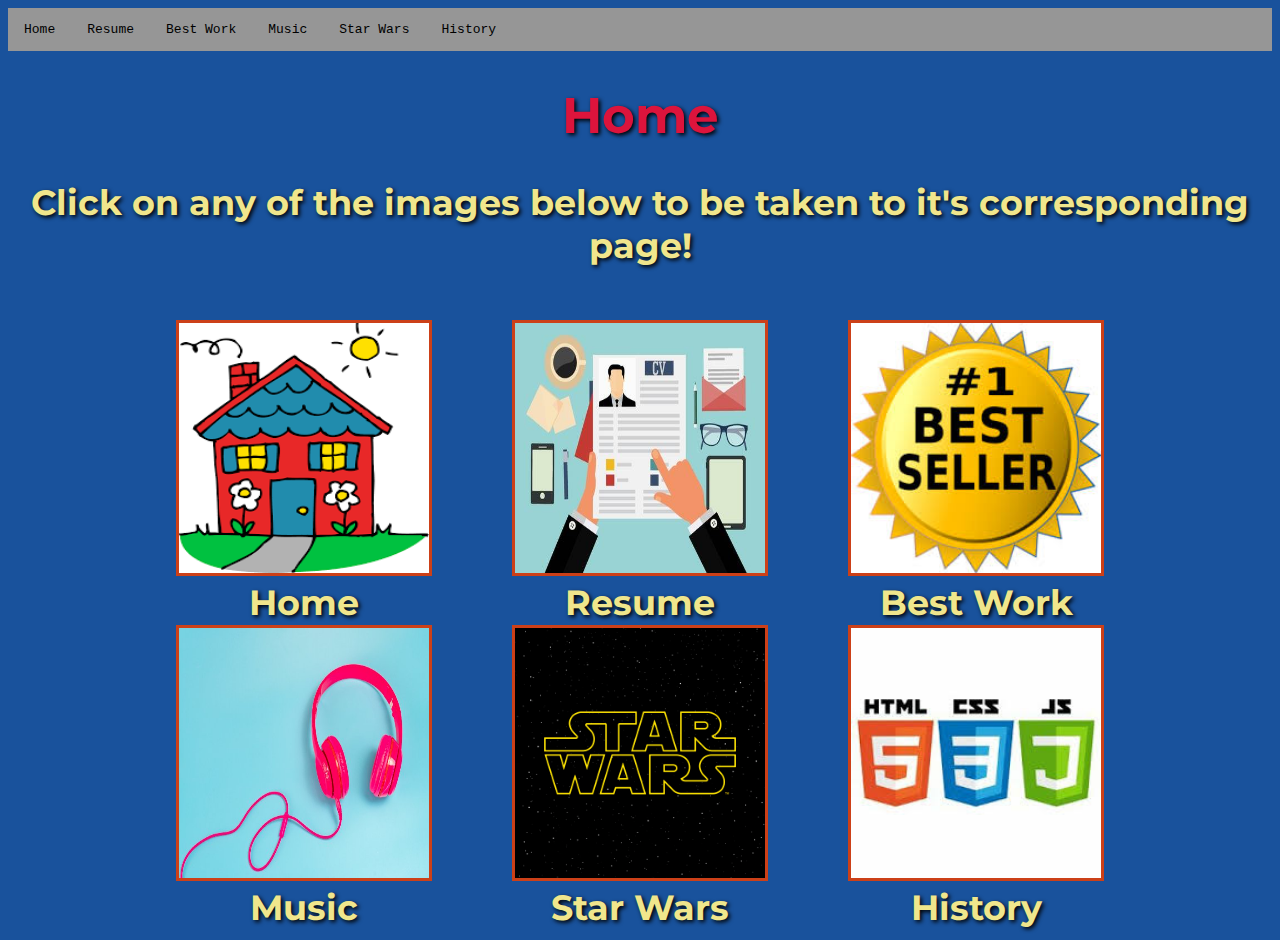
<file: index.html>
<!DOCTYPE html>
<html lang="en" dir="ltr">
  <head>
    <meta charset="utf-8">
    <title>Home</title>
    <link rel="stylesheet" href="css/layout.css">
    <link rel="stylesheet" href="css/nav.css">
    <style>
@import url('https://fonts.googleapis.com/css?family=Montserrat&display=swap');
</style>
  </head>
  <body>
    <ul class="ul-nav">
      <li class="li-nav"><a href="index.html">Home</a></li>
      <li class="li-nav"><a href="resume.html">Resume</a></li>
      <li class="li-nav"><a href="resume.html">Best Work</a></li>
      <li class="li-nav"><a href="music.html">Music</a></li>
      <li class="li-nav"><a href="starwars.html">Star Wars</a></li>
      <li class="li-nav"><a href="history.html">History</a></li>
    </ul>
    <h1>Home</h1>
    <h3 class="subhead">Click on any of the images below to be taken to it's corresponding page!</h3>
    <br>
    <table class="centertable wide">
      <tr>
        <th><a href="index.html"><img class="hubpic" src="images/homeclip.jpg" alt="Home"></a></th>
        <th><a href="resume.html"><img class="hubpic" src="images/resumeclip.jpg" alt="Resume"></a></th>
        <th><a href="resume.html"><img class="hubpic" src="images/bestclip.jpg" alt="Best Work"></a></th>
      </tr>
      <tr>
        <th class="subhead">Home</th>
        <th class="subhead">Resume</th>
        <th class="subhead">Best Work</th>
      </tr>

      <tr>
        <th><a href="music.html"><img class="hubpic" src="images/musicclip.jpg" alt="Music"></a></th>
        <th><a href="starwars.html"><img class="hubpic" src="images/starwarsclip.jpg" alt="Star Wars"></a></th>
        <th><a href="history.html"><img class="hubpic" src="images/historyclip.jpg" alt="History of HTML CSS JAVA"></a></th>
      </tr>
      <tr>
        <th class="subhead">Music</th>
        <th class="subhead">Star Wars</th>
        <th class="subhead">History</th>
      </tr>
    </table>
  </body>
</html>
</file>
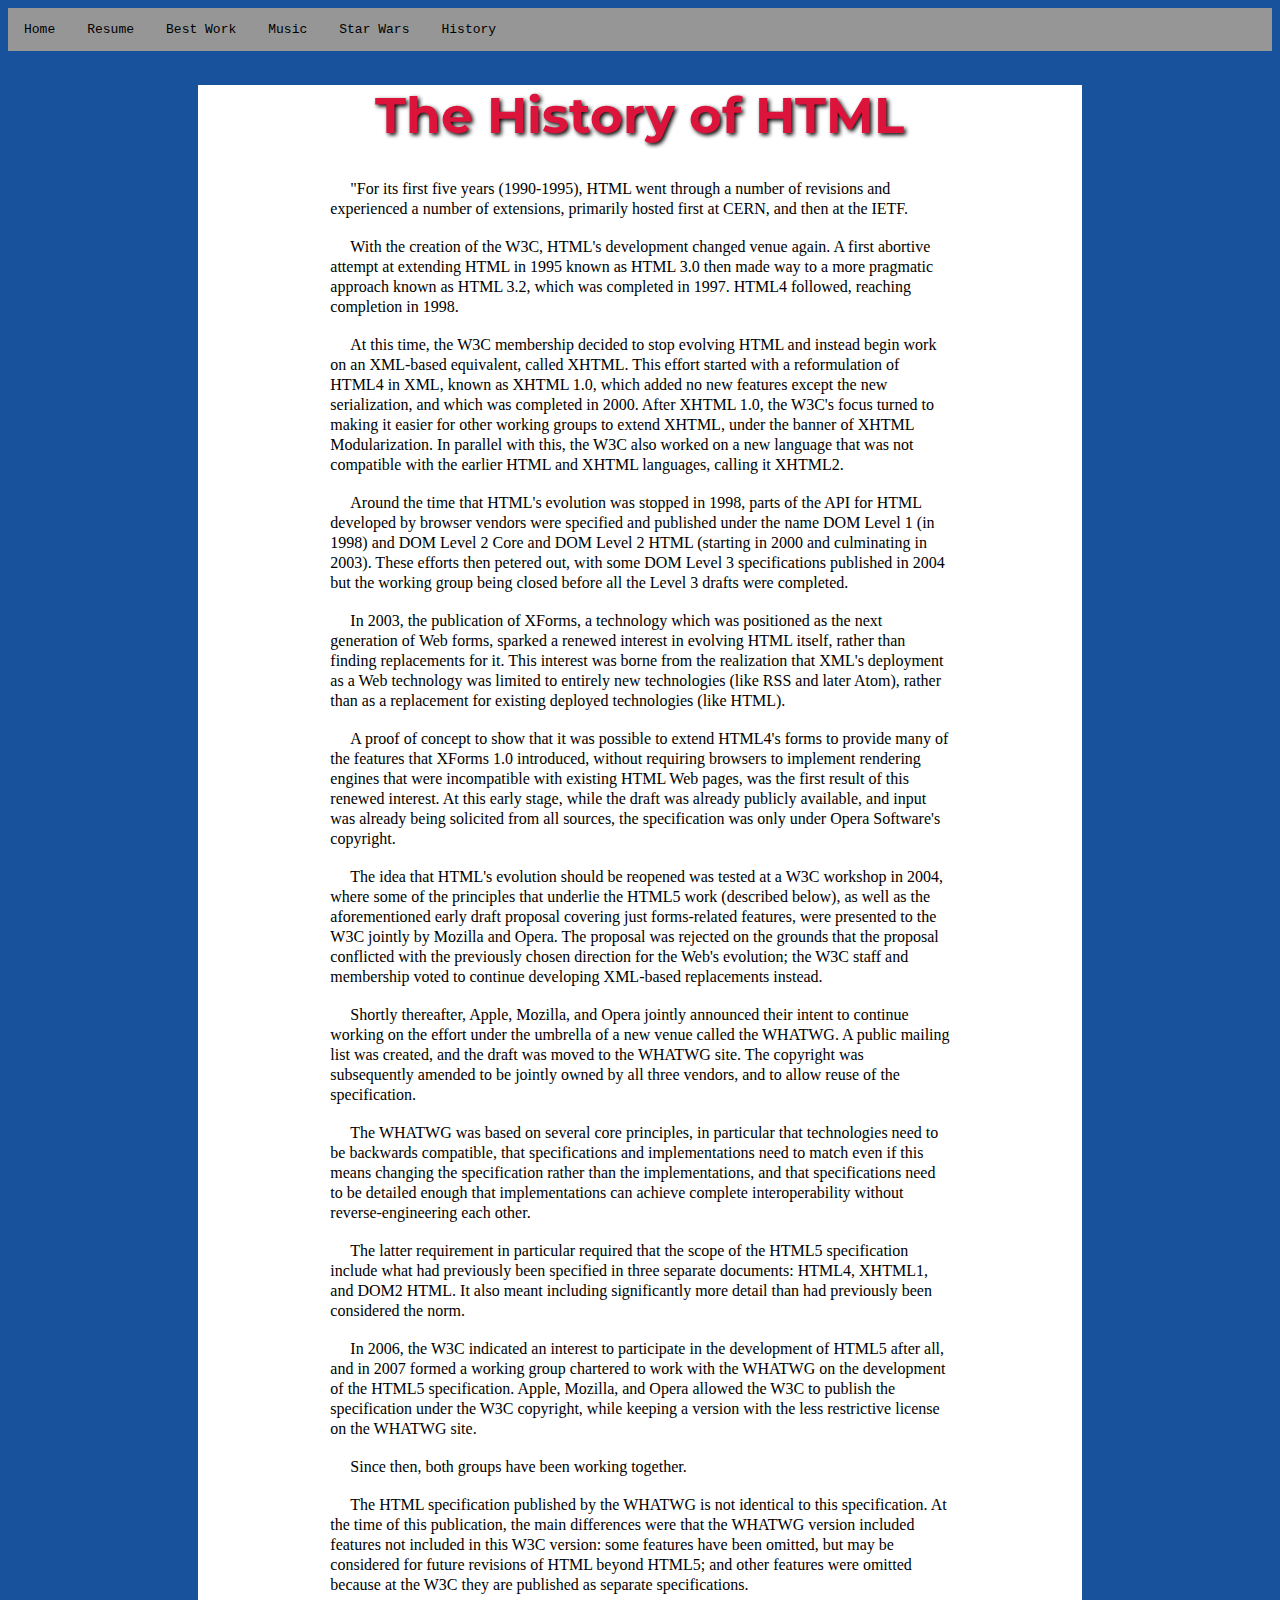
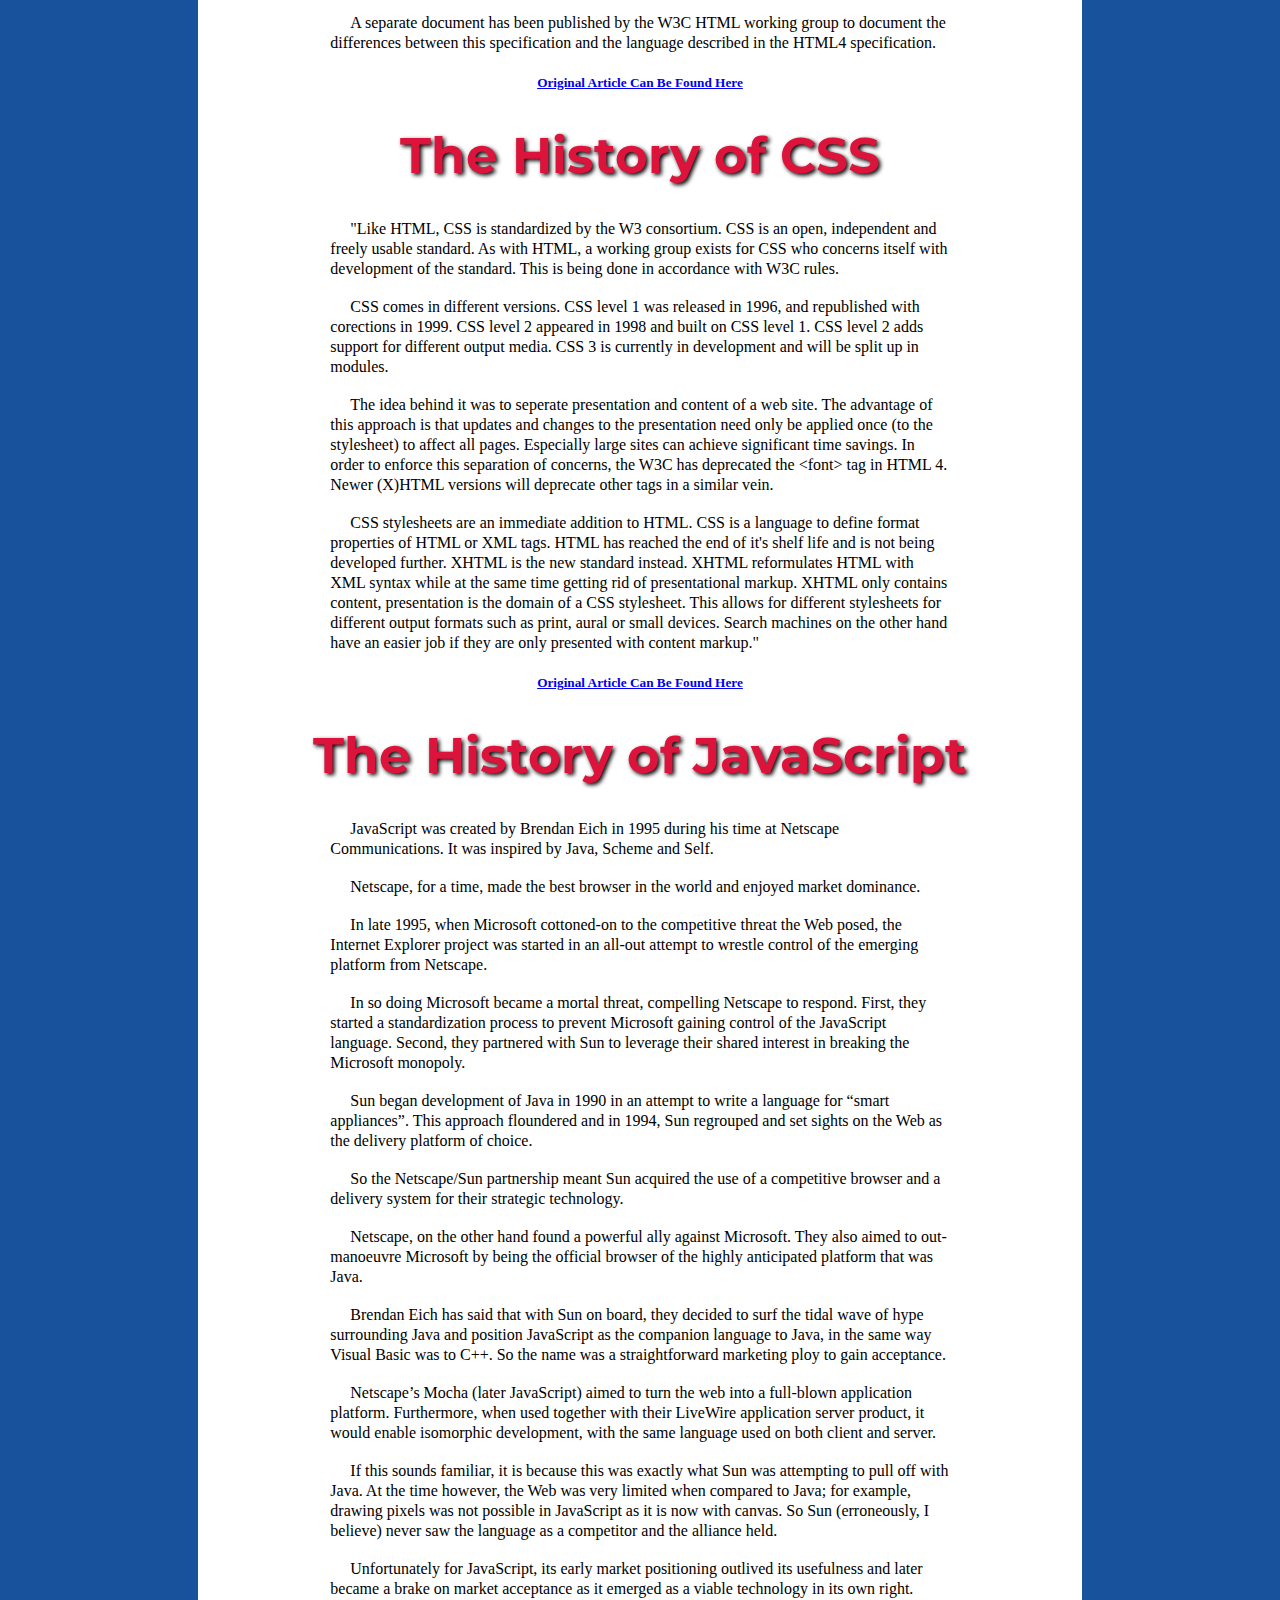
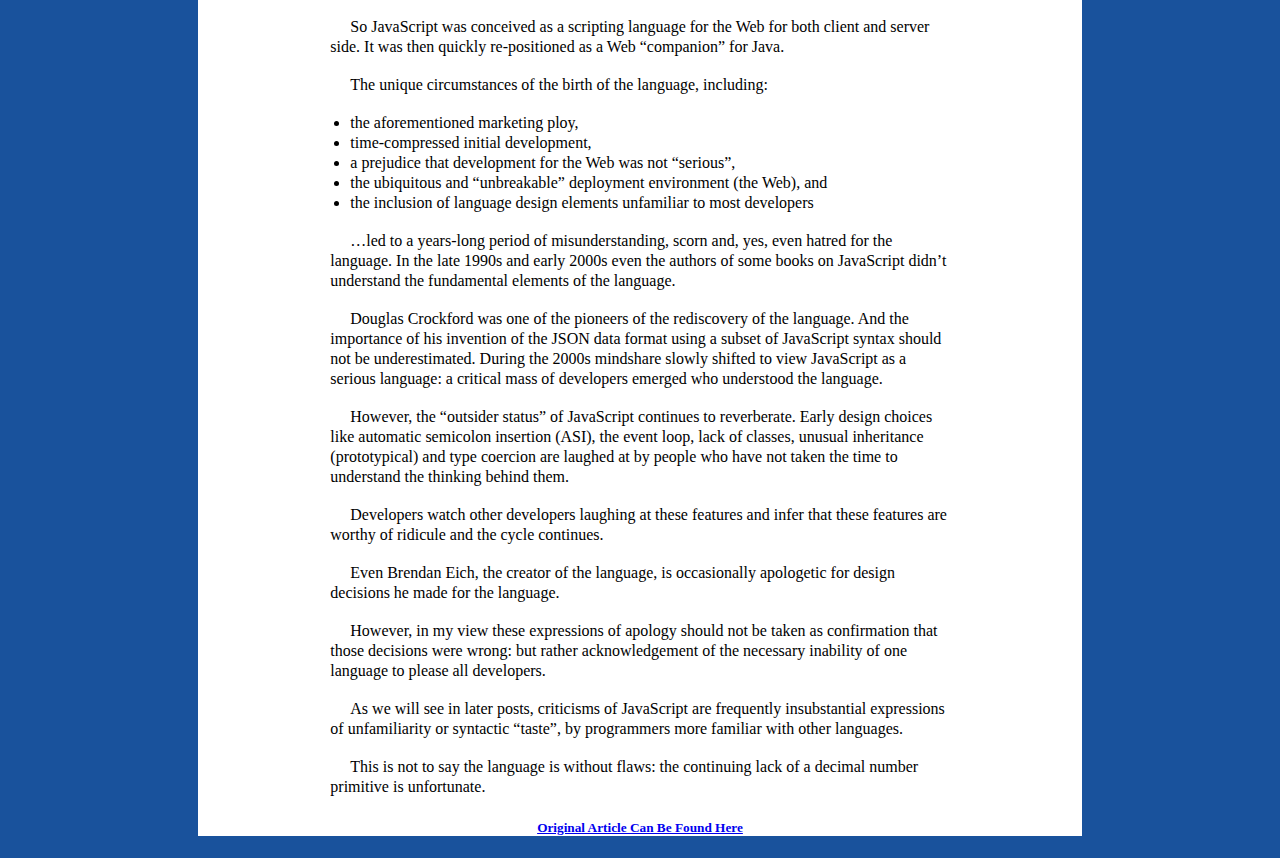
<file: history.html>
<!DOCTYPE html>
<html lang="en" dir="ltr">
  <head>
    <meta charset="utf-8">
    <title>History</title>
    <link rel="stylesheet" href="css/layout.css">
    <link rel="stylesheet" href="css/nav.css">
    <link rel="stylesheet" href="css/button.css">
    <style>
@import url('https://fonts.googleapis.com/css?family=Montserrat&display=swap');
</style>
  </head>
  <body>
    <button onclick="topFunction()" id="Btn" title="Go to top">Top of Page</button>

    <script>
    var mybutton = document.getElementById("Btn");
    window.onscroll = function() {scrollFunction()};
    function scrollFunction() {
      if (document.body.scrollTop > 20 || document.documentElement.scrollTop > 20) {
        mybutton.style.display = "block";
      } else {
        mybutton.style.display = "none";
      }
    }
    function topFunction() {
      document.body.scrollTop = 0;
      document.documentElement.scrollTop = 0;
    }
    </script>
    <ul class="ul-nav">
      <li class="li-nav"><a href="index.html">Home</a></li>
      <li class="li-nav"><a href="resume.html">Resume</a></li>
      <li class="li-nav"><a href="work.html">Best Work</a></li>
      <li class="li-nav"><a href="music.html">Music</a></li>
      <li class="li-nav"><a href="starwars.html">Star Wars</a></li>
      <li class="li-nav"><a href="history.html">History</a></li>
    </ul>
    <div class="col">
    <h1>The History of HTML</h1>
    <p class="dent info">"For its first five years (1990-1995), HTML went through a number of revisions and experienced a number of extensions, primarily hosted first at CERN, and then at the IETF.</p>
<br>
<p class="dent info"> With the creation of the W3C, HTML's development changed venue again. A first abortive attempt at extending HTML in 1995 known as HTML 3.0 then made way to a more pragmatic approach known as HTML 3.2, which was completed in 1997. HTML4 followed, reaching completion in 1998.</p>
<br>
<p class="dent info"> At this time, the W3C membership decided to stop evolving HTML and instead begin work on an XML-based equivalent, called XHTML. This effort started with a reformulation of HTML4 in XML, known as XHTML 1.0, which added no new features except the new serialization, and which was completed in 2000. After XHTML 1.0, the W3C's focus turned to making it easier for other working groups to extend XHTML, under the banner of XHTML Modularization. In parallel with this, the W3C also worked on a new language that was not compatible with the earlier HTML and XHTML languages, calling it XHTML2.</p>
<br>
<p class="dent info">Around the time that HTML's evolution was stopped in 1998, parts of the API for HTML developed by browser vendors were specified and published under the name DOM Level 1 (in 1998) and DOM Level 2 Core and DOM Level 2 HTML (starting in 2000 and culminating in 2003). These efforts then petered out, with some DOM Level 3 specifications published in 2004 but the working group being closed before all the Level 3 drafts were completed.</p>
<br>
<p class="dent info">In 2003, the publication of XForms, a technology which was positioned as the next generation of Web forms, sparked a renewed interest in evolving HTML itself, rather than finding replacements for it. This interest was borne from the realization that XML's deployment as a Web technology was limited to entirely new technologies (like RSS and later Atom), rather than as a replacement for existing deployed technologies (like HTML).</p>
<br>
<p class="dent info">A proof of concept to show that it was possible to extend HTML4's forms to provide many of the features that XForms 1.0 introduced, without requiring browsers to implement rendering engines that were incompatible with existing HTML Web pages, was the first result of this renewed interest. At this early stage, while the draft was already publicly available, and input was already being solicited from all sources, the specification was only under Opera Software's copyright.</p>
<br>
<p class="dent info">The idea that HTML's evolution should be reopened was tested at a W3C workshop in 2004, where some of the principles that underlie the HTML5 work (described below), as well as the aforementioned early draft proposal covering just forms-related features, were presented to the W3C jointly by Mozilla and Opera. The proposal was rejected on the grounds that the proposal conflicted with the previously chosen direction for the Web's evolution; the W3C staff and membership voted to continue developing XML-based replacements instead.</p>
<br>
<p class="dent info">Shortly thereafter, Apple, Mozilla, and Opera jointly announced their intent to continue working on the effort under the umbrella of a new venue called the WHATWG. A public mailing list was created, and the draft was moved to the WHATWG site. The copyright was subsequently amended to be jointly owned by all three vendors, and to allow reuse of the specification.</p>
<br>
<p class="dent info">The WHATWG was based on several core principles, in particular that technologies need to be backwards compatible, that specifications and implementations need to match even if this means changing the specification rather than the implementations, and that specifications need to be detailed enough that implementations can achieve complete interoperability without reverse-engineering each other.</p>
<br>
<p class="dent info">The latter requirement in particular required that the scope of the HTML5 specification include what had previously been specified in three separate documents: HTML4, XHTML1, and DOM2 HTML. It also meant including significantly more detail than had previously been considered the norm.</p>
<br>
<p class="dent info">In 2006, the W3C indicated an interest to participate in the development of HTML5 after all, and in 2007 formed a working group chartered to work with the WHATWG on the development of the HTML5 specification. Apple, Mozilla, and Opera allowed the W3C to publish the specification under the W3C copyright, while keeping a version with the less restrictive license on the WHATWG site.</p>
<br>
<p class="dent info">Since then, both groups have been working together.</p>
<br>
<p class="dent info">The HTML specification published by the WHATWG is not identical to this specification. At the time of this publication, the main differences were that the WHATWG version included features not included in this W3C version: some features have been omitted, but may be considered for future revisions of HTML beyond HTML5; and other features were omitted because at the W3C they are published as separate specifications.</p>
<br>
<p class="dent info">A separate document has been published by the W3C HTML working group to document the differences between this specification and the language described in the HTML4 specification.</p>
<h5><a href="http://amyhissom.com/HTML5-CSS3/history.html" target="_blank"> Original Article Can Be Found Here</a></h5>
<h1>The History of CSS</h1>
<p class="dent info">"Like HTML, CSS is standardized by the W3 consortium. CSS is an open, independent and freely usable standard. As with HTML, a working group exists for CSS who concerns itself with development of the standard. This is being done in accordance with W3C rules.</p>
<br>
<p class="dent info">CSS comes in different versions. CSS level 1 was released in 1996, and republished with corections in 1999. CSS level 2 appeared in 1998 and built on CSS level 1. CSS level 2 adds support for different output media. CSS 3 is currently in development and will be split up in modules.</p>
<br>
<p class="dent info">The idea behind it was to seperate presentation and content of a web site. The advantage of this approach is that updates and changes to the presentation need only be applied once (to the stylesheet) to affect all pages. Especially large sites can achieve significant time savings. In order to enforce this separation of concerns, the W3C has deprecated the &lt;font&gt; tag in HTML 4. Newer (X)HTML versions will deprecate other tags in a similar vein.</p>
<br>
<p class="dent info">CSS stylesheets are an immediate addition to HTML. CSS is a language to define format properties of HTML or XML tags. HTML has reached the end of it's shelf life and is not being developed further. XHTML is the new standard instead. XHTML reformulates HTML with XML syntax while at the same time getting rid of presentational markup. XHTML only contains content, presentation is the domain of a CSS stylesheet. This allows for different stylesheets for different output formats such as print, aural or small devices. Search machines on the other hand have an easier job if they are only presented with content markup."</p>
<h5><a href="http://amyhissom.com/HTML5-CSS3/history.html" target="_blank"> Original Article Can Be Found Here</a></h5>
<h1>The History of JavaScript</h1>
<p class="dent info">JavaScript was created by Brendan Eich in 1995 during his time at Netscape Communications. It was inspired by Java, Scheme and Self.</p>
<br>
<p class="dent info">Netscape, for a time, made the best browser in the world and enjoyed market dominance.</p>
<br>
<p class="dent info">In late 1995, when Microsoft cottoned-on to the competitive threat the Web posed, the Internet Explorer project was started in an all-out attempt to wrestle control of the emerging platform from Netscape.</p>
<br>
<p class="dent info">In so doing Microsoft became a mortal threat, compelling Netscape to respond. First, they started a standardization process to prevent Microsoft gaining control of the JavaScript language. Second, they partnered with Sun to leverage their shared interest in breaking the Microsoft monopoly.</p>
<br>
<p class="dent info">Sun began development of Java in 1990 in an attempt to write a language for “smart appliances”. This approach floundered and in 1994, Sun regrouped and set sights on the Web as the delivery platform of choice.</p>
<br>
<p class="dent info">So the Netscape/Sun partnership meant Sun acquired the use of a competitive browser and a delivery system for their strategic technology.</p>
<br>
<p class="dent info">Netscape, on the other hand found a powerful ally against Microsoft. They also aimed to out-manoeuvre Microsoft by being the official browser of the highly anticipated platform that was Java.</p>
<br>
<p class="dent info">Brendan Eich has said that with Sun on board, they decided to surf the tidal wave of hype surrounding Java and position JavaScript as the companion language to Java, in the same way Visual Basic was to C++. So the name was a straightforward marketing ploy to gain acceptance.</p>
<br>
<p class="dent info">Netscape’s Mocha (later JavaScript) aimed to turn the web into a full-blown application platform. Furthermore, when used together with their LiveWire application server product, it would enable isomorphic development, with the same language used on both client and server.</p>
<br>
<p class="dent info">If this sounds familiar, it is because this was exactly what Sun was attempting to pull off with Java. At the time however, the Web was very limited when compared to Java; for example, drawing pixels was not possible in JavaScript as it is now with canvas. So Sun (erroneously, I believe) never saw the language as a competitor and the alliance held.</p>
<br>
<p class="dent info">Unfortunately for JavaScript, its early market positioning outlived its usefulness and later became a brake on market acceptance as it emerged as a viable technology in its own right.</p>
<br>
<p class="dent info">So JavaScript was conceived as a scripting language for the Web for both client and server side. It was then quickly re-positioned as a Web “companion” for Java.</p>
<br>
<p class="dent info">The unique circumstances of the birth of the language, including:</p>
<br>
<ul class="info">
  <li>the aforementioned marketing ploy,</li>
  <li>time-compressed initial development,</li>
  <li>a prejudice that development for the Web was not “serious”,</li>
  <li>the ubiquitous and “unbreakable” deployment environment (the Web), and</li>
  <li>the inclusion of language design elements unfamiliar to most developers</li>
</ul>
<br>
<p class="dent info">…led to a years-long period of misunderstanding, scorn and, yes, even hatred for the language. In the late 1990s and early 2000s even the authors of some books on JavaScript didn’t understand the fundamental elements of the language.</p>
<br>
<p class="dent info">Douglas Crockford was one of the pioneers of the rediscovery of the language. And the importance of his invention of the JSON data format using a subset of JavaScript syntax should not be underestimated. During the 2000s mindshare slowly shifted to view JavaScript as a serious language: a critical mass of developers emerged who understood the language.</p>
<br>
<p class="dent info">However, the “outsider status” of JavaScript continues to reverberate. Early design choices like automatic semicolon insertion (ASI), the event loop, lack of classes, unusual inheritance (prototypical) and type coercion are laughed at by people who have not taken the time to understand the thinking behind them.</p>
<br>
<p class="dent info">Developers watch other developers laughing at these features and infer that these features are worthy of ridicule and the cycle continues.</p>
<br>
<p class="dent info">Even Brendan Eich, the creator of the language, is occasionally apologetic for design decisions he made for the language.</p>
<br>
<p class="dent info">However, in my view these expressions of apology should not be taken as confirmation that those decisions were wrong: but rather acknowledgement of the necessary inability of one language to please all developers.</p>
<br>
<p class="dent info">As we will see in later posts, criticisms of JavaScript are frequently insubstantial expressions of unfamiliarity or syntactic “taste”, by programmers more familiar with other languages.</p>
<br>
<p class="dent info">This is not to say the language is without flaws: the continuing lack of a decimal number primitive is unfortunate.</p>
<h5><a href="https://medium.com/@benastontweet/lesson-1a-the-history-of-javascript-8c1ce3bffb17" target="_blank"> Original Article Can Be Found Here</a></h5>
</div>
  </body>
</html>
</file>
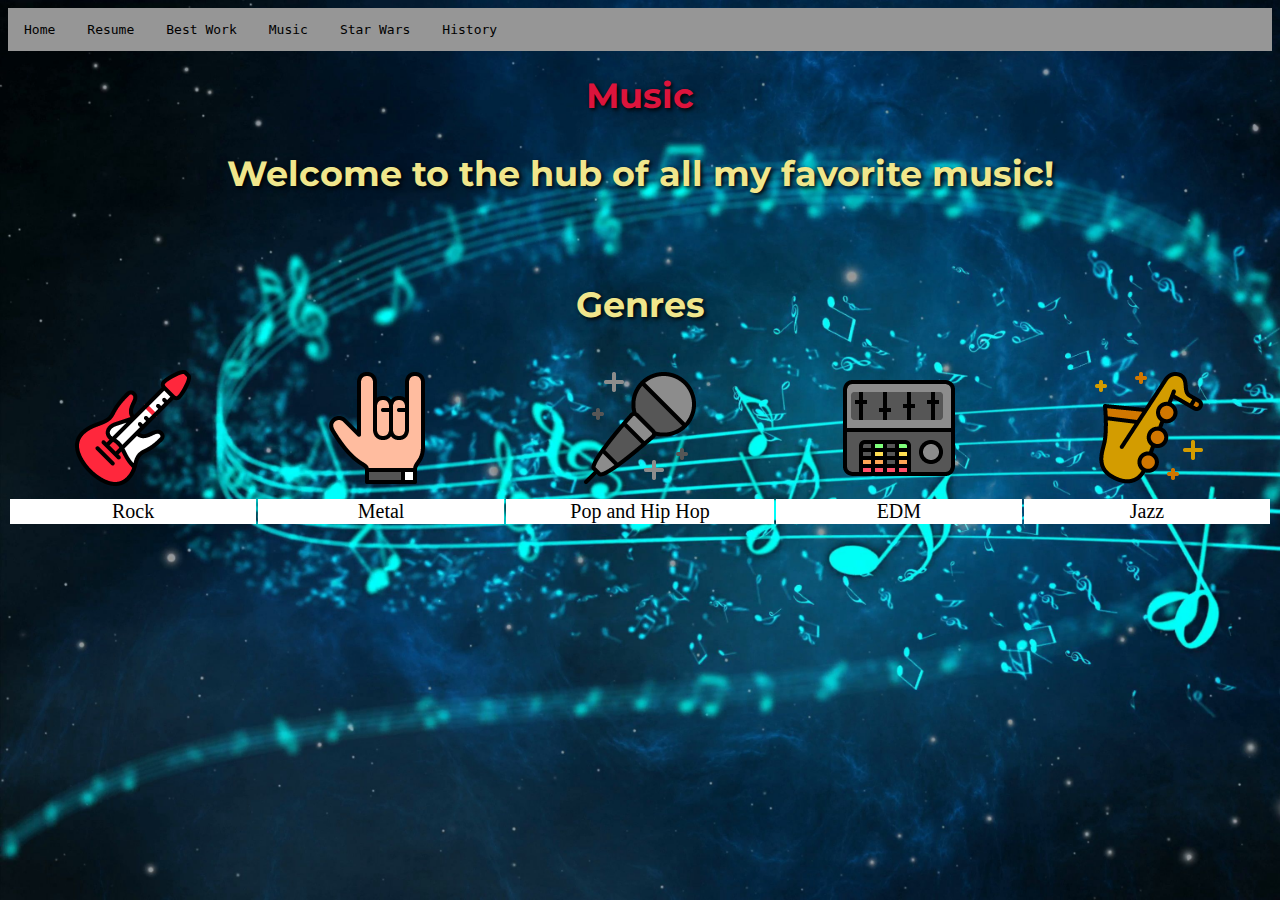
<file: music.html>
<!DOCTYPE html>
<html lang="en" dir="ltr">
  <head>
    <meta charset="utf-8">
    <title>My Favorite Music</title>
    <link rel="stylesheet" href="css/layout.css">
    <link rel="stylesheet" href="css/nav.css">
    <style media="screen">
    @import url('https://fonts.googleapis.com/css?family=Montserrat&display=swap');
      body {
        background-image: url(images/music.jpg);
      }
    </style>
  </head>
  <body>
    <ul class="ul-nav">
      <li class="li-nav"><a href="index.html">Home</a></li>
      <li class="li-nav"><a href="resume.html">Resume</a></li>
      <li class="li-nav"><a href="work.html">Best Work</a></li>
      <li class="li-nav"><a href="music.html">Music</a></li>
      <li class="li-nav"><a href="starwars.html">Star Wars</a></li>
      <li class="li-nav"><a href="history.html">History</a></li>
    </ul>
  <h1 style="color:#DC143C" class="subhead">Music</h1>
  <h3 class="subhead">Welcome to the hub of all my favorite music!</h3>
  <br>
  <h3 class="subhead">Genres</h3>
  <table class="music whiteback tablecenter">
    <tr>
      <th><a href="music/rock.html"><img src="images/music_genres_free_icon_set/music_genres_free_icons_by_iconshock/color/png/128/rock.png" alt="Rock"></a></th>
      <th><a href="music/metal.html"><img src="images/music_genres_free_icon_set/music_genres_free_icons_by_iconshock/color/png/128/metal.png" alt="Metal"></a></th>
      <th><a href="music/pop_and_hip_hop.html"><img src="images/music_genres_free_icon_set/music_genres_free_icons_by_iconshock/color/png/128/pop.png" alt="Pop"></a></th>
      <th><a href="music/edm.html"><img src="images/music_genres_free_icon_set/music_genres_free_icons_by_iconshock/color/png/128/edm.png" alt="EDM"></a></th>
      <th><a href="music/jazz.html"><img src="images/music_genres_free_icon_set/music_genres_free_icons_by_iconshock/color/png/128/jazz.png" alt="Jazz"></a></th>
    </tr>
    <tr class="centered">
      <td>Rock</td>
      <td>Metal</td>
      <td>Pop and Hip Hop</td>
      <td>EDM</td>
      <td>Jazz</td>
    </tr>
  </table>



  </body>
</html>
</file>
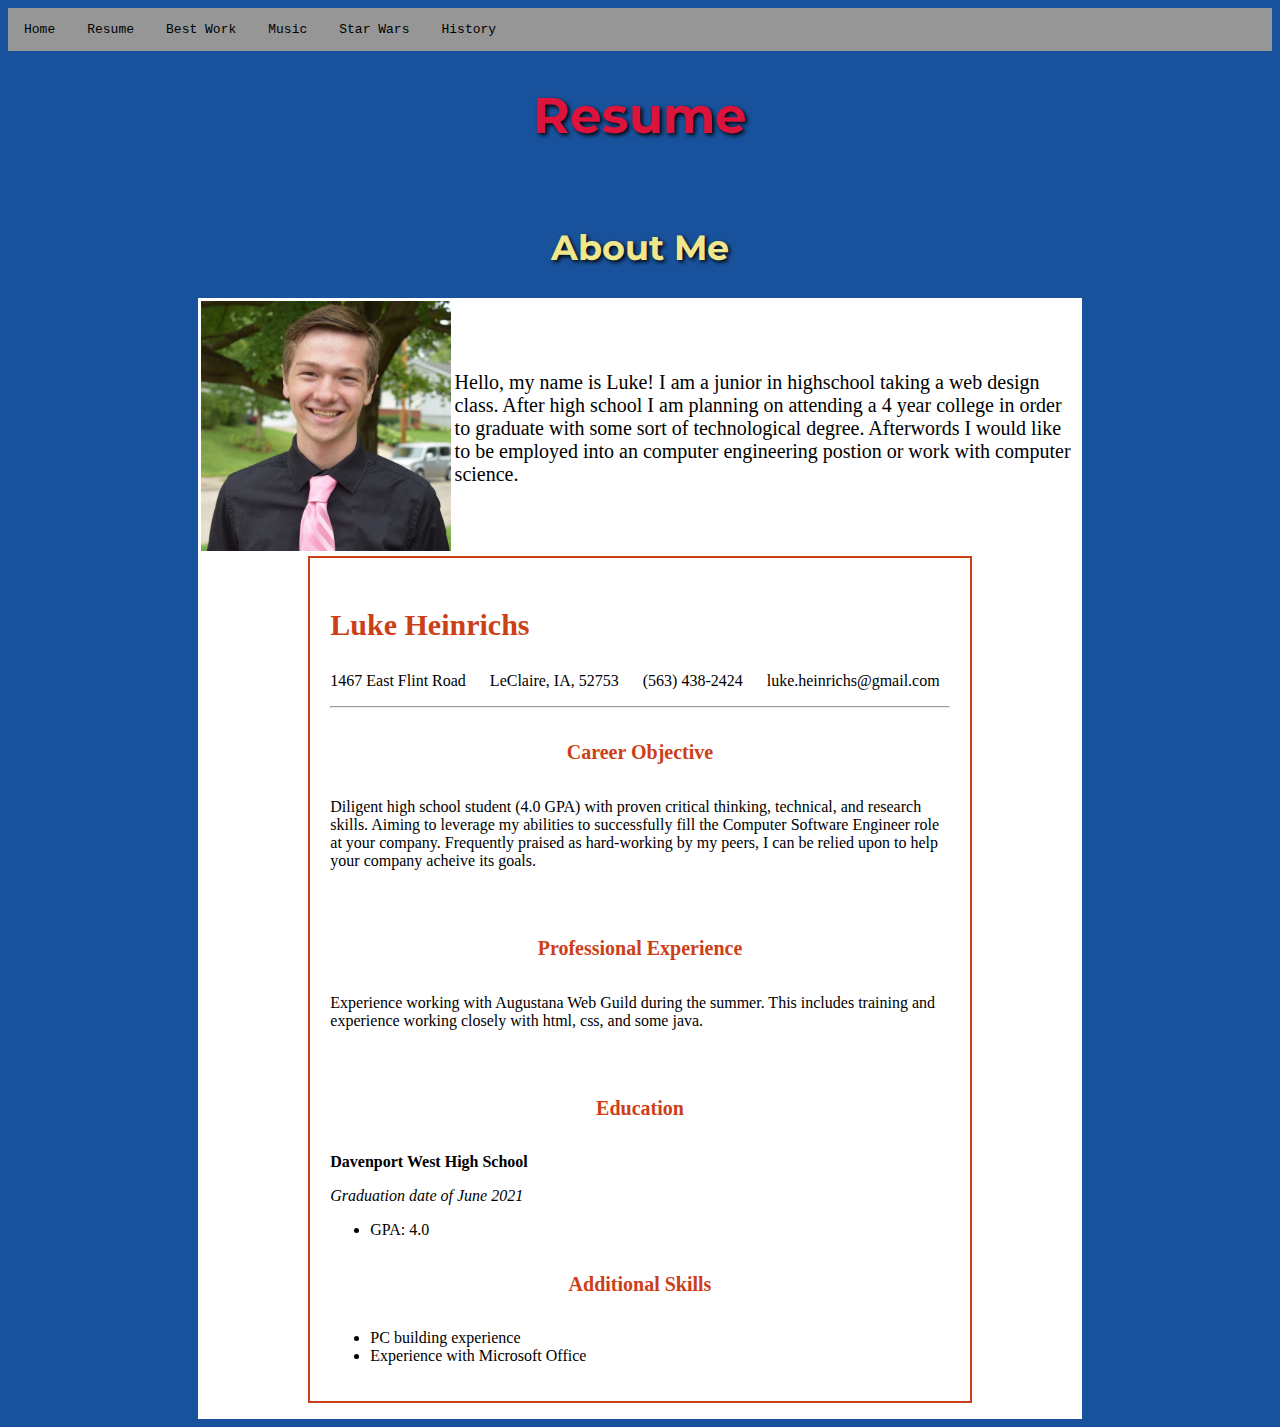
<file: resume.html>
<!DOCTYPE html>
<html lang="en" dir="ltr">
  <head>
    <meta charset="utf-8">
    <title>My Resume</title>
    <link rel="stylesheet" href="css/layout.css">
    <link rel="stylesheet" href="css/nav.css">
    <link rel="stylesheet" href="css/resume.css">
    <style>
@import url('https://fonts.googleapis.com/css?family=Montserrat&display=swap');
</style>
  </head>
  <body>
    <ul class="ul-nav">
      <li class="li-nav"><a href="index.html">Home</a></li>
      <li class="li-nav"><a href="resume.html">Resume</a></li>
      <li class="li-nav"><a href="work.html">Best Work</a></li>
      <li class="li-nav"><a href="music.html">Music</a></li>
      <li class="li-nav"><a href="starwars.html">Star Wars</a></li>
      <li class="li-nav"><a href="history.html">History</a></li>
    </ul>
    <h1>Resume</h1>
    <br>
    <h2 class="subhead">About Me</h2>
    <div class="col">
    <table class="centertable">
      <tr>
        <th><img src="images/me.jpg" alt="Picture of Me"> </th>
        <td>Hello, my name is Luke! I am a junior in highschool taking a web design class. After high school I am planning on attending a 4 year college in order to graduate with some sort of technological degree. Afterwords I would like to be employed into an computer engineering postion or work with computer science.</td>
      </tr>
    </table>
    <div class="resume">
    <h3 class="head">Luke Heinrichs</h3>
    <p>1467 East Flint Road &nbsp;&nbsp;&nbsp;&nbsp; LeClaire, IA, 52753 &nbsp;&nbsp;&nbsp;&nbsp; (563) 438-2424 &nbsp;&nbsp;&nbsp;&nbsp; luke.heinrichs@gmail.com</p>
    <hr>
    <h5 class="head">Career Objective</h5>
    <p>Diligent high school student (4.0 GPA) with proven critical thinking, technical, and research skills. Aiming to leverage my abilities to successfully fill the Computer Software Engineer role at your company. Frequently praised as hard-working by my peers, I can be relied upon to help your company acheive its goals.</p>
    <br>
    <h5 class="head">Professional Experience</h5>
    <p>Experience working with Augustana Web Guild during the summer. This includes training and experience working closely with html, css, and some java.</p>
    <br>
    <h5 class="head">Education</h5>
    <p><strong>Davenport West High School</strong></p>
    <p><i>Graduation date of June 2021</i></p>
    <ul>
      <li>GPA: 4.0</li>
    </ul>
    <h5 class="head">Additional Skills</h5>
    <ul>
      <li>PC building experience</li>
      <li>Experience with Microsoft Office</li>
    </ul>
    </div>
    <br>
  </div>
  </body>
</html>
</file>
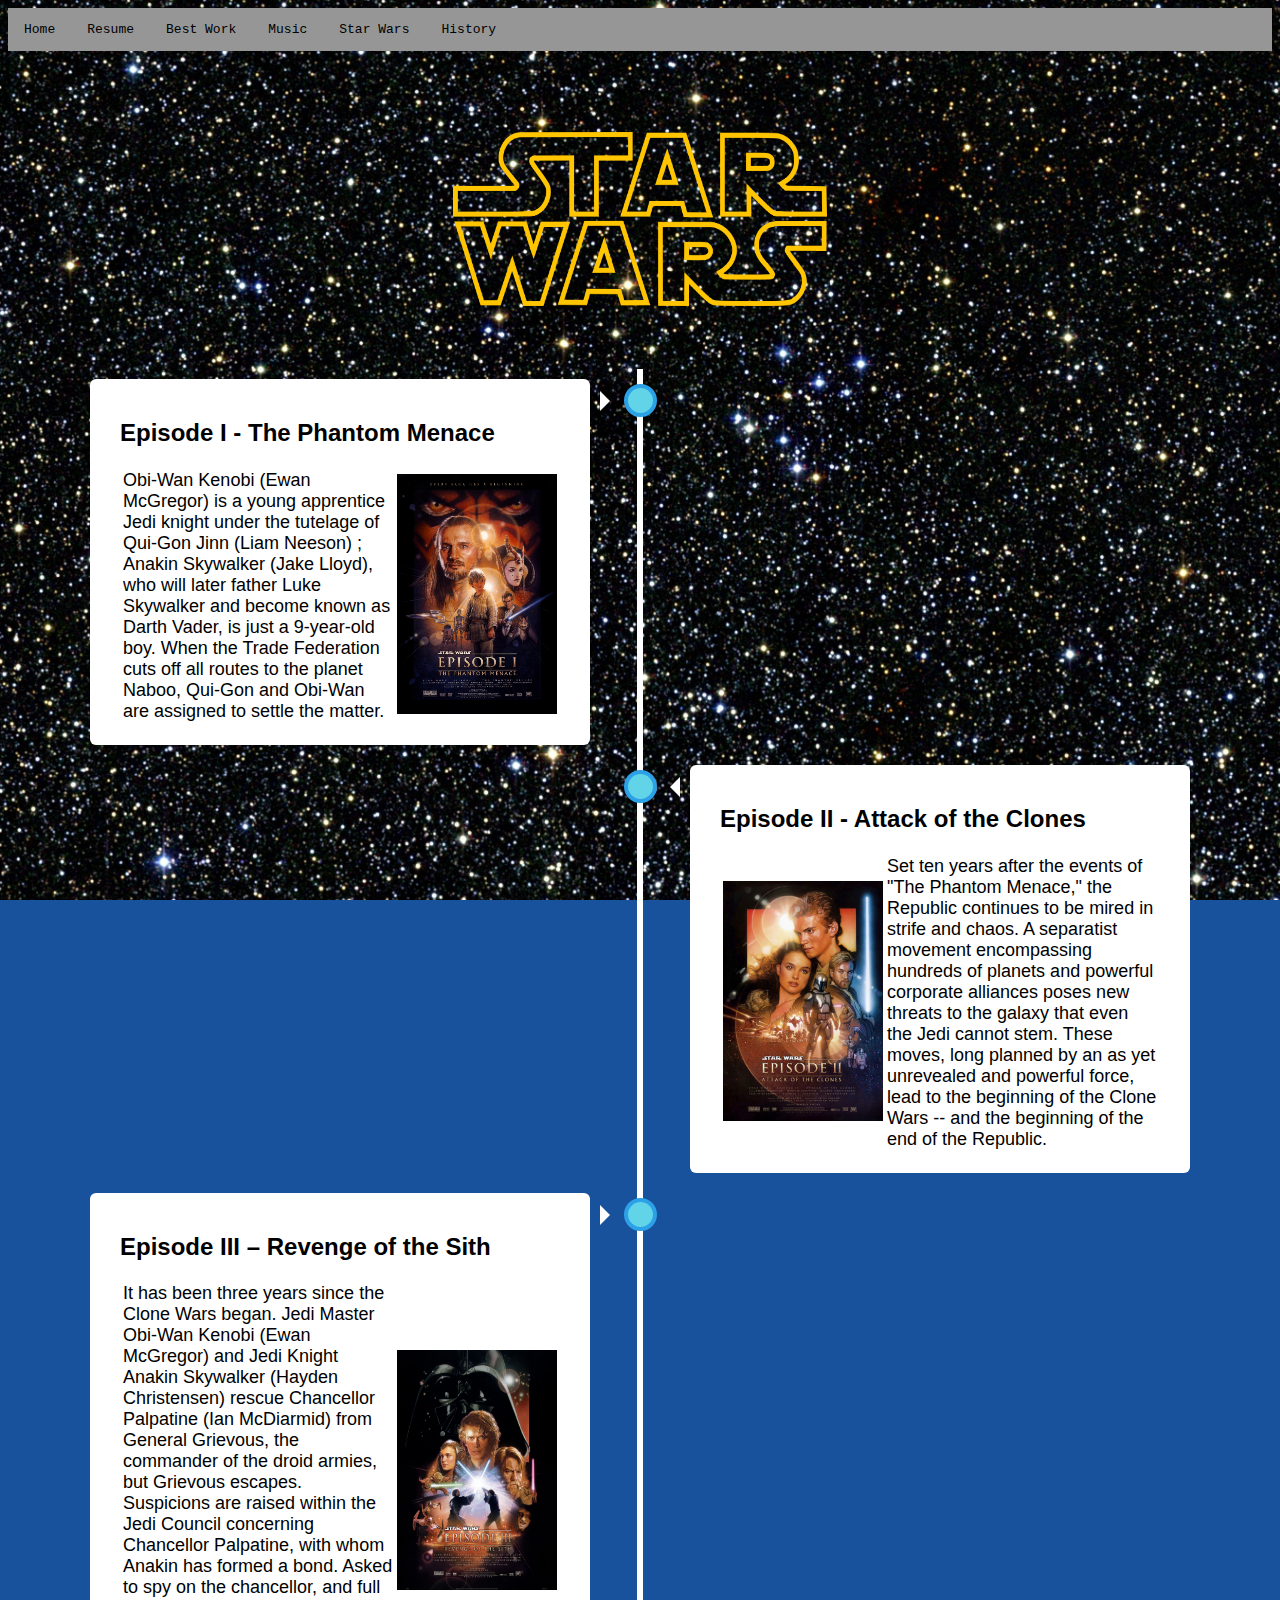
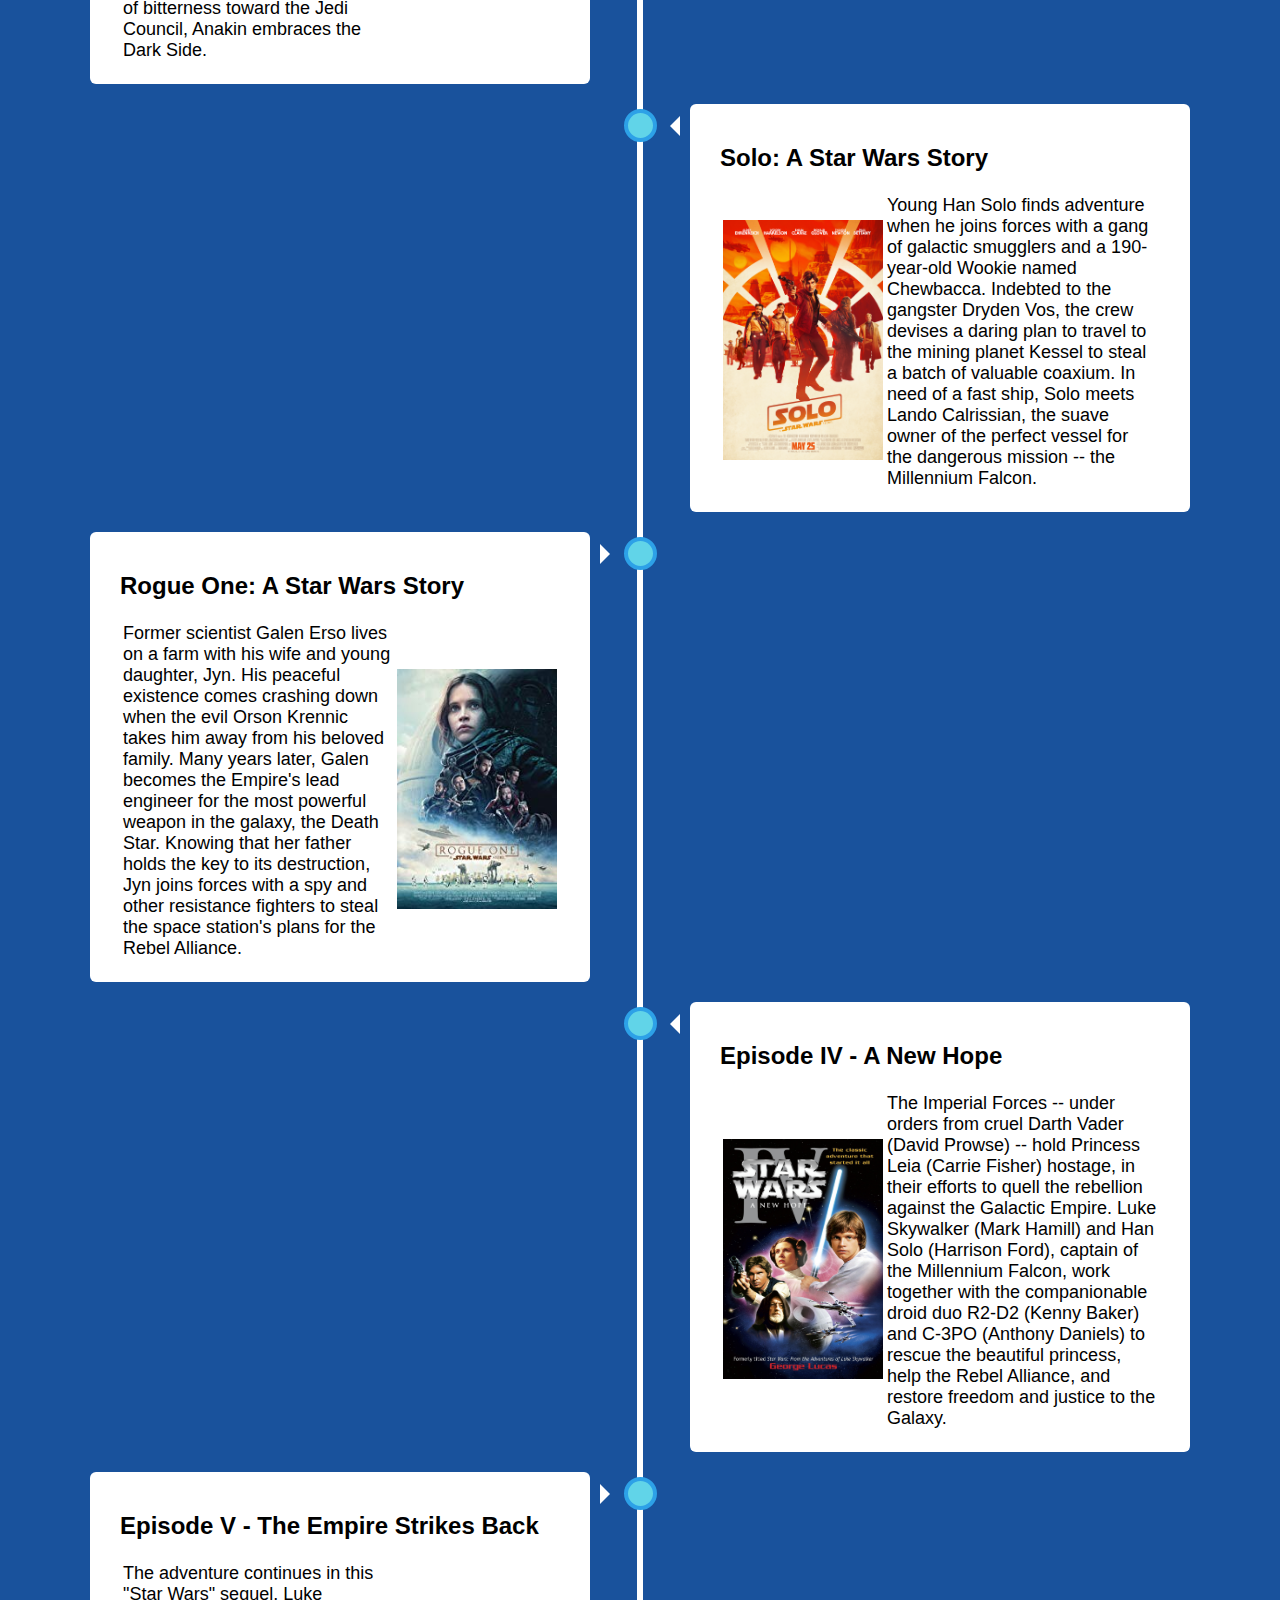
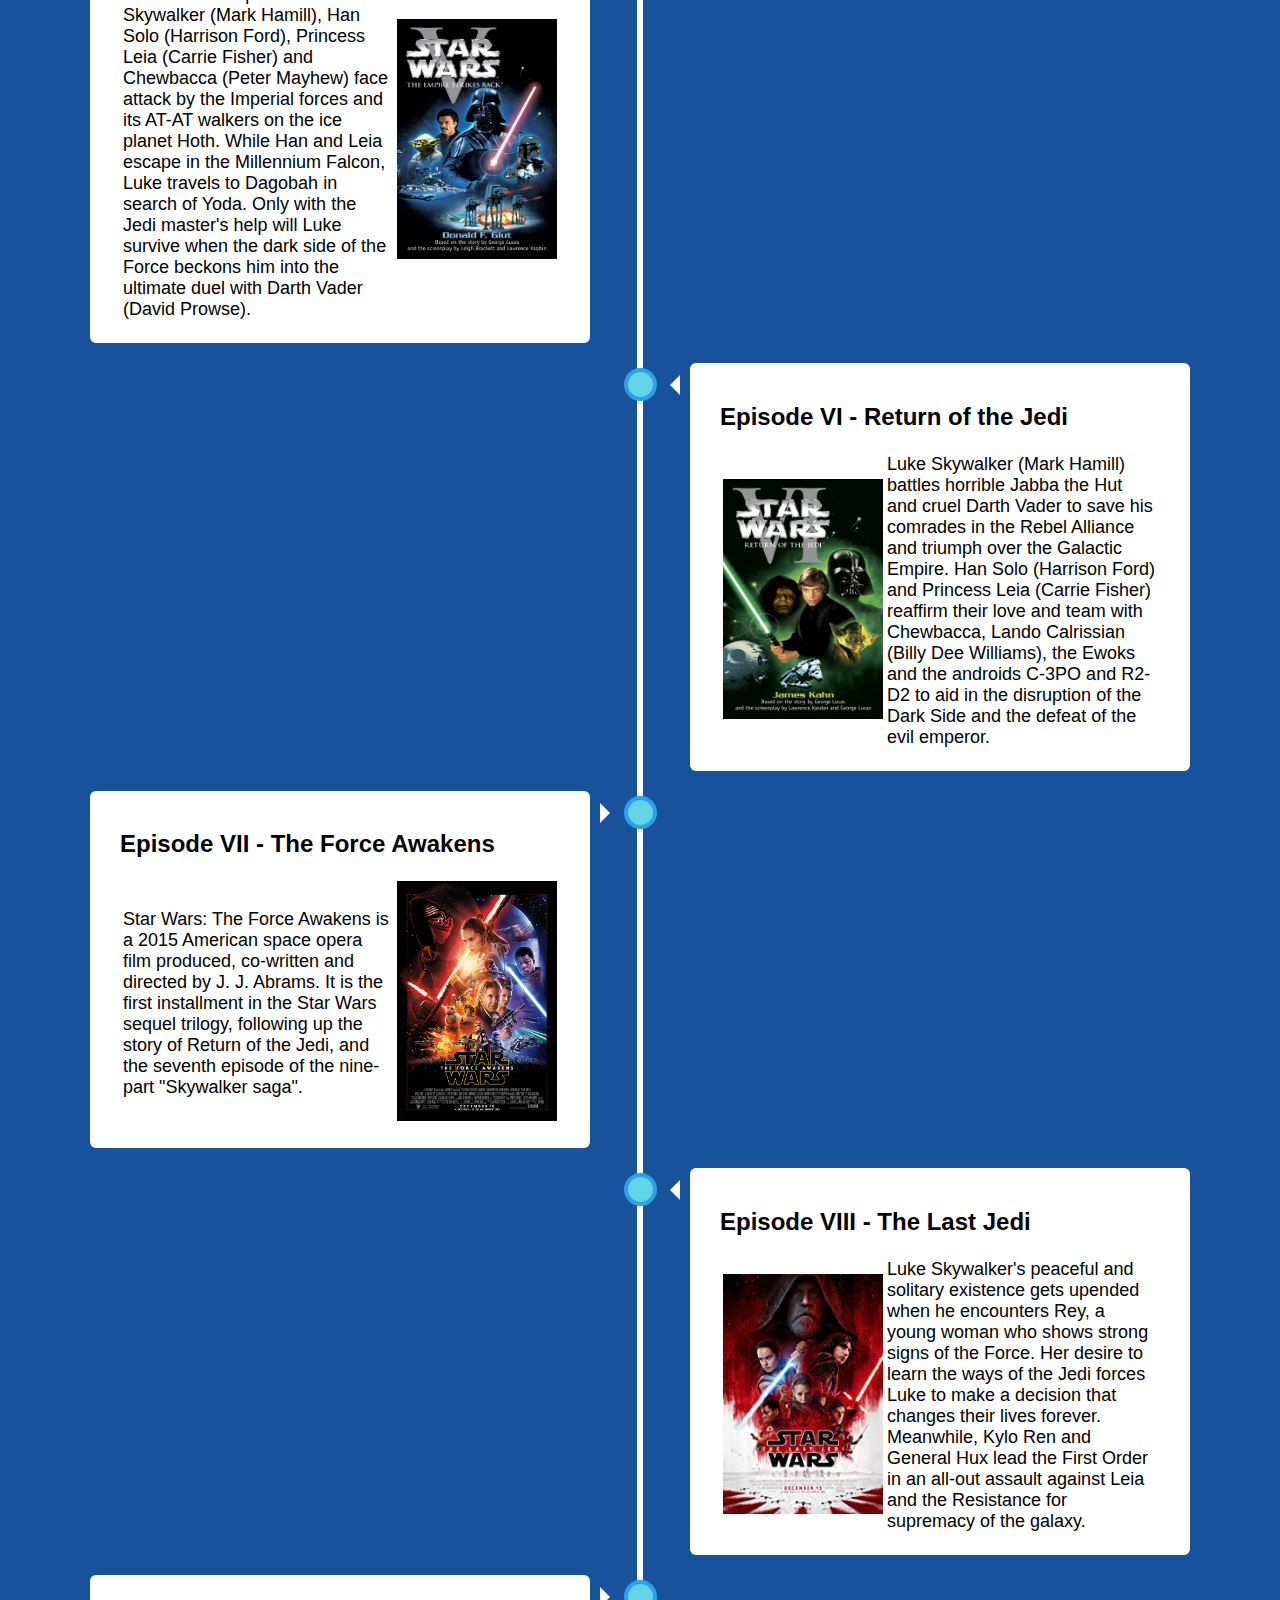
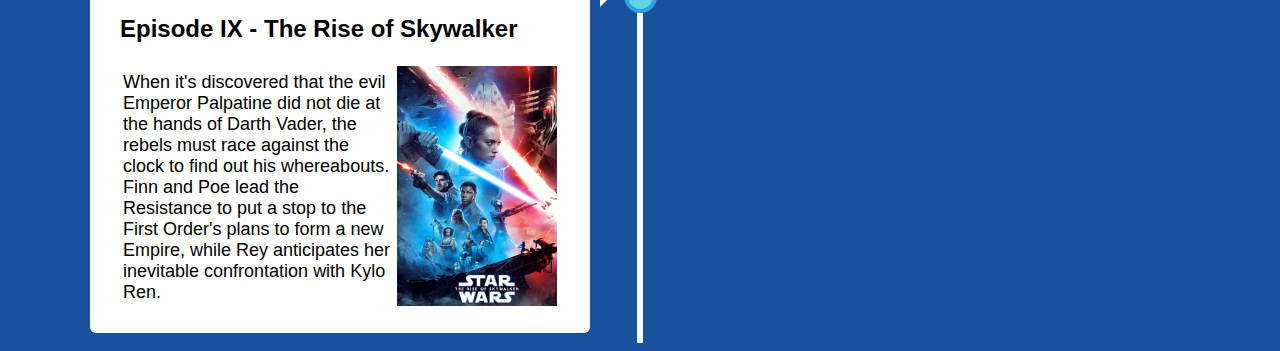
<file: starwars.html>
<!DOCTYPE html>
<html lang="en" dir="ltr">
  <head>
    <meta charset="utf-8">
    <title>Star Wars</title>
    <link rel="stylesheet" href="css/layout.css">
    <link rel="stylesheet" href="css/nav.css">
    <link rel="stylesheet" href="css/starwars.css">
    <style>
@import url('https://fonts.googleapis.com/css?family=Montserrat&display=swap');
body {
  background-image: url(images/stars.jpg);
}
</style>
  </head>
  <body>
    <ul class="ul-nav">
      <li class="li-nav"><a href="index.html">Home</a></li>
      <li class="li-nav"><a href="resume.html">Resume</a></li>
      <li class="li-nav"><a href="work.html">Best Work</a></li>
      <li class="li-nav"><a href="music.html">Music</a></li>
      <li class="li-nav"><a href="starwars.html">Star Wars</a></li>
      <li class="li-nav"><a href="history.html">History</a></li>
    </ul>
    <br>
    <img class="startitle" src="images/starwars.png" alt="Star Wars">
    <div class="timeline">
      <div class="container left">
        <div class="content">
          <h2>Episode I - The Phantom Menace</h2>
          <table>
            <tr>
              <td>Obi-Wan Kenobi (Ewan McGregor) is a young apprentice Jedi knight under the tutelage of Qui-Gon Jinn (Liam Neeson) ; Anakin Skywalker (Jake Lloyd), who will later father Luke Skywalker and become known as Darth Vader, is just a 9-year-old boy. When the Trade Federation cuts off all routes to the planet Naboo, Qui-Gon and Obi-Wan are assigned to settle the matter.</td>
              <th><img class="movie" src="images/starwars1.jpg" alt="The Phantom Menace"> </th>
            </tr>
          </table>
        </div>
      </div>
      <div class="container right">
        <div class="content">
          <h2>Episode II - Attack of the Clones</h2>
          <table>
            <tr>
            <th><img class="movie" src="images/starwars2.jpg" alt="Attack of the Clones"></th>
            <td>Set ten years after the events of "The Phantom Menace," the Republic continues to be mired in strife and chaos. A separatist movement encompassing hundreds of planets and powerful corporate alliances poses new threats to the galaxy that even the Jedi cannot stem. These moves, long planned by an as yet unrevealed and powerful force, lead to the beginning of the Clone Wars -- and the beginning of the end of the Republic.</td>
          </tr>
          </table>
        </div>
      </div>
      <div class="container left">
        <div class="content">
          <h2>Episode III – Revenge of the Sith</h2>
          <table>
            <tr>
              <td>It has been three years since the Clone Wars began. Jedi Master Obi-Wan Kenobi (Ewan McGregor) and Jedi Knight Anakin Skywalker (Hayden Christensen) rescue Chancellor Palpatine (Ian McDiarmid) from General Grievous, the commander of the droid armies, but Grievous escapes. Suspicions are raised within the Jedi Council concerning Chancellor Palpatine, with whom Anakin has formed a bond. Asked to spy on the chancellor, and full of bitterness toward the Jedi Council, Anakin embraces the Dark Side.</td>
              <th><img class="movie" src="images/starwars3.jpg" alt=" Revenge of the Sith"> </th>
            </tr>
          </table>
        </div>
      </div>
      <div class="container right">
        <div class="content">
          <h2>Solo: A Star Wars Story</h2>
          <table>
            <tr>
            <th><img class="movie" src="images/starwarssolo.jpg" alt="Solo"></th>
            <td>Young Han Solo finds adventure when he joins forces with a gang of galactic smugglers and a 190-year-old Wookie named Chewbacca. Indebted to the gangster Dryden Vos, the crew devises a daring plan to travel to the mining planet Kessel to steal a batch of valuable coaxium. In need of a fast ship, Solo meets Lando Calrissian, the suave owner of the perfect vessel for the dangerous mission -- the Millennium Falcon.</td>
            </tr>
          </table>
        </div>
      </div>
      <div class="container left">
        <div class="content">
          <h2>Rogue One: A Star Wars Story</h2>
          <table>
            <tr>
              <td>Former scientist Galen Erso lives on a farm with his wife and young daughter, Jyn. His peaceful existence comes crashing down when the evil Orson Krennic takes him away from his beloved family. Many years later, Galen becomes the Empire's lead engineer for the most powerful weapon in the galaxy, the Death Star. Knowing that her father holds the key to its destruction, Jyn joins forces with a spy and other resistance fighters to steal the space station's plans for the Rebel Alliance.</td>
              <th><img class="movie" src="images/starwarsrogue.jpg" alt="Rogue One"></th>
            </tr>
          </table>
        </div>
      </div>
      <div class="container right">
        <div class="content">
          <h2>Episode IV - A New Hope</h2>
          <table>
            <tr>
              <th><img class="movie" src="images/starwars4.jpg" alt="A New Home"></th>
              <td>The Imperial Forces -- under orders from cruel Darth Vader (David Prowse) -- hold Princess Leia (Carrie Fisher) hostage, in their efforts to quell the rebellion against the Galactic Empire. Luke Skywalker (Mark Hamill) and Han Solo (Harrison Ford), captain of the Millennium Falcon, work together with the companionable droid duo R2-D2 (Kenny Baker) and C-3PO (Anthony Daniels) to rescue the beautiful princess, help the Rebel Alliance, and restore freedom and justice to the Galaxy.</td>
            </tr>
          </table>
        </div>
      </div>
      <div class="container left">
        <div class="content">
          <h2>Episode V - The Empire Strikes Back</h2>
          <table>
            <tr>
              <td>The adventure continues in this "Star Wars" sequel. Luke Skywalker (Mark Hamill), Han Solo (Harrison Ford), Princess Leia (Carrie Fisher) and Chewbacca (Peter Mayhew) face attack by the Imperial forces and its AT-AT walkers on the ice planet Hoth. While Han and Leia escape in the Millennium Falcon, Luke travels to Dagobah in search of Yoda. Only with the Jedi master's help will Luke survive when the dark side of the Force beckons him into the ultimate duel with Darth Vader (David Prowse).</td>
              <th><img class="movie" src="images/starwars5.jpg" alt="The Empire Strikes Back"> </th>
            </tr>
          </table>
        </div>
      </div>
      <div class="container right">
        <div class="content">
          <h2>Episode VI - Return of the Jedi</h2>
          <table>
            <tr>
              <th><img class="movie" src="images/starwars6.jpg" alt="Return of the Jedi"> </th>
              <td>Luke Skywalker (Mark Hamill) battles horrible Jabba the Hut and cruel Darth Vader to save his comrades in the Rebel Alliance and triumph over the Galactic Empire. Han Solo (Harrison Ford) and Princess Leia (Carrie Fisher) reaffirm their love and team with Chewbacca, Lando Calrissian (Billy Dee Williams), the Ewoks and the androids C-3PO and R2-D2 to aid in the disruption of the Dark Side and the defeat of the evil emperor.</td>
            </tr>
          </table>
        </div>
      </div>
      <div class="container left">
        <div class="content">
          <h2>Episode VII - The Force Awakens</h2>
          <table>
            <tr>
              <td>Star Wars: The Force Awakens is a 2015 American space opera film produced, co-written and directed by J. J. Abrams. It is the first installment in the Star Wars sequel trilogy, following up the story of Return of the Jedi, and the seventh episode of the nine-part "Skywalker saga".</td>
              <th><img class="movie" src="images/starwars7.jpg" alt="The Force Awakens"> </th>
            </tr>
          </table>
        </div>
      </div>
      <div class="container right">
        <div class="content">
          <h2>Episode VIII - The Last Jedi</h2>
          <table>
            <tr>
              <th><img class="movie" src="images/starwars8.jpg" alt="The Last Jedi"> </th>
              <td>Luke Skywalker's peaceful and solitary existence gets upended when he encounters Rey, a young woman who shows strong signs of the Force. Her desire to learn the ways of the Jedi forces Luke to make a decision that changes their lives forever. Meanwhile, Kylo Ren and General Hux lead the First Order in an all-out assault against Leia and the Resistance for supremacy of the galaxy.</td>
            </tr>
          </table>
        </div>
      </div>
      <div class="container left">
        <div class="content">
          <h2>Episode IX - The Rise of Skywalker</h2>
          <table>
            <tr>
              <td>When it's discovered that the evil Emperor Palpatine did not die at the hands of Darth Vader, the rebels must race against the clock to find out his whereabouts. Finn and Poe lead the Resistance to put a stop to the First Order's plans to form a new Empire, while Rey anticipates her inevitable confrontation with Kylo Ren.</td>
              <th><img class="movie" src="images/starwars9.jpg" alt="The Rise of Skywalker"> </th>
            </tr>
          </table>
        </div>
      </div>
    </div>
  </body>
</html>
</file>
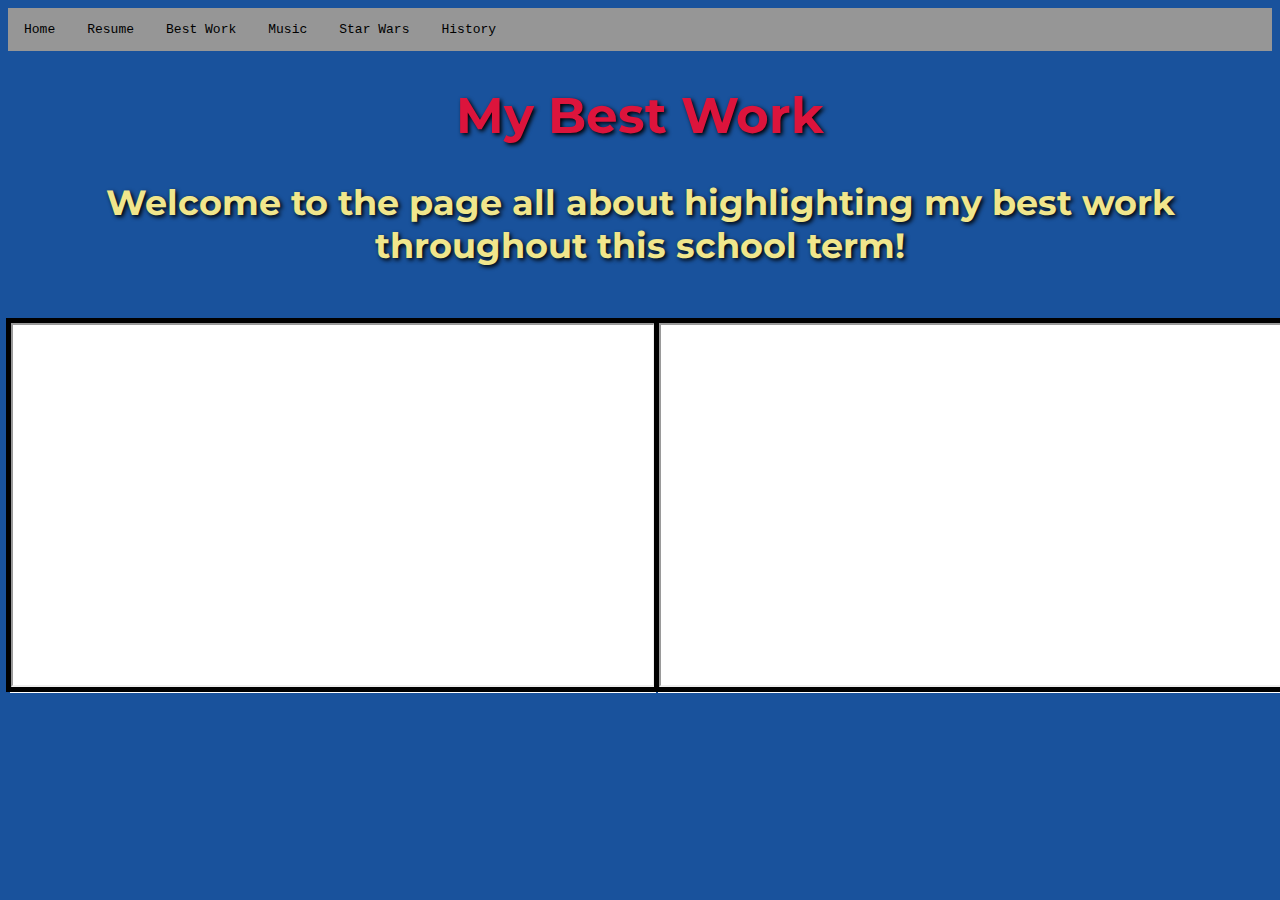
<file: work.html>
<!DOCTYPE html>
<html lang="en" dir="ltr">
  <head>
    <meta charset="utf-8">
    <title>Best Work</title>
    <link rel="stylesheet" href="css/layout.css">
    <link rel="stylesheet" href="css/nav.css">
    <style media="screen">
    @import url('https://fonts.googleapis.com/css?family=Montserrat&display=swap');
    </style>
  </head>
  <body>
    <ul class="ul-nav">
      <li class="li-nav"><a href="index.html">Home</a></li>
      <li class="li-nav"><a href="resume.html">Resume</a></li>
      <li class="li-nav"><a href="work.html">Best Work</a></li>
      <li class="li-nav"><a href="music.html">Music</a></li>
      <li class="li-nav"><a href="starwars.html">Star Wars</a></li>
      <li class="li-nav"><a href="history.html">History</a></li>
    </ul>
    <h1>My Best Work</h1>
    <h3 class="subhead">Welcome to the page all about highlighting my best
    work throughout this school term!</h3>
    <br>
    <table class="works centertable">
      <tr>
    <td><iframe src="https://lh09335.github.io/Recipe-Page/recipe.html" width="640" height="360"></iframe></td>
    <td><iframe src="https://lh09335.github.io/NAV/index.html" width="640" height="360"></iframe></td>
      </tr>
    </table>
  </body>
</html>
</file>
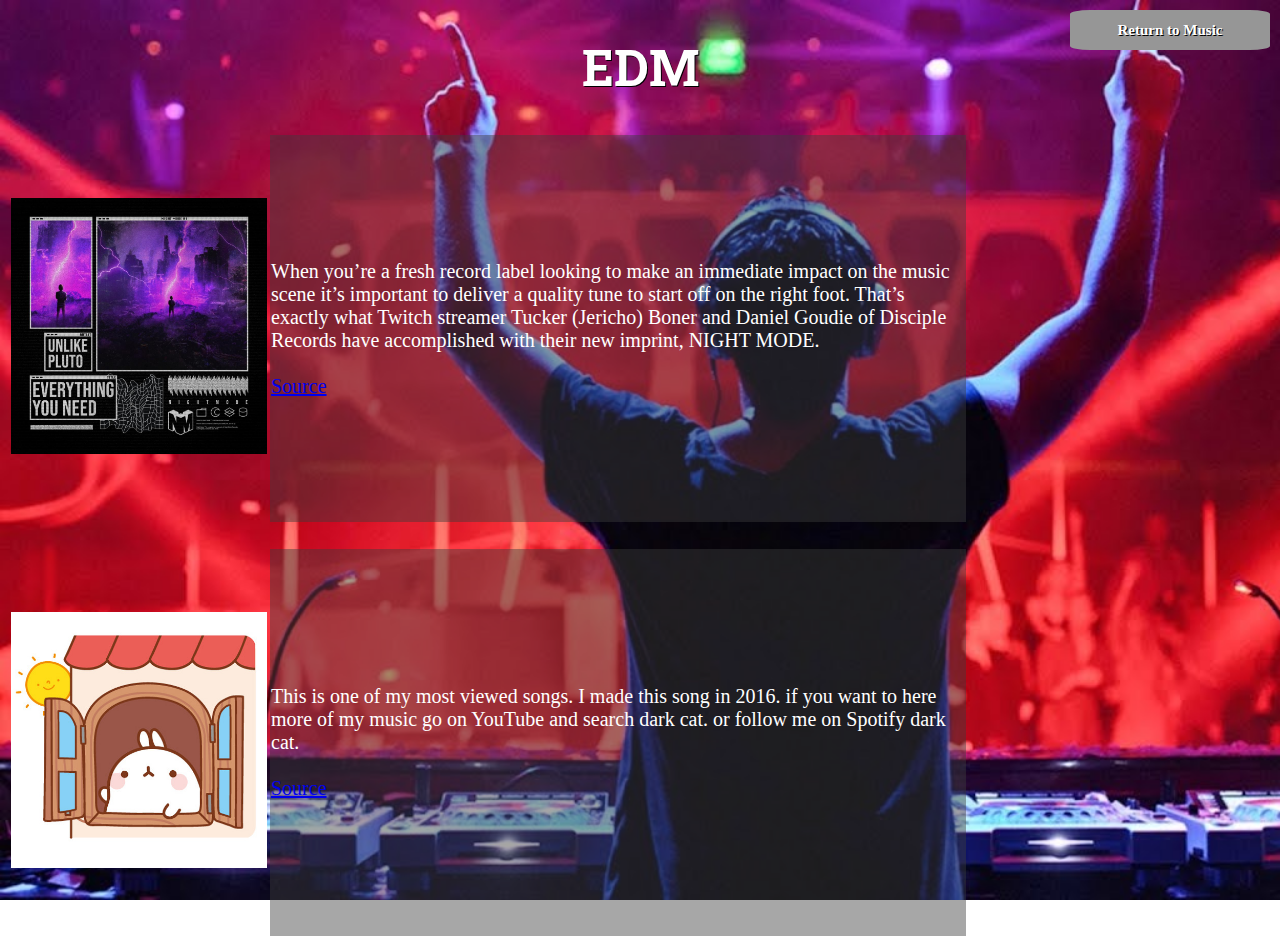
<file: music/edm.html>
<!DOCTYPE html>
<html lang="en" dir="ltr">
  <head>
    <meta charset="utf-8">
    <title>EDM</title>
    <link rel="stylesheet" href="../css/music.css">
    <link href="https://fonts.googleapis.com/css?family=Roboto+Slab&display=swap" rel="stylesheet">
    <style media="screen">
      body {
        background-image: url(../images/edm.jpg);
      }
    </style>
  </head>
  <body>
    <a href="../music.html"><div class="hub">
      <h2>Return to Music</h2>
    </div></a>
    <h1>EDM</h1>
    <table>
      <tr>
        <th><img src="../images/everythingyouneed.jpg" alt="Everything You Need"></th>
        <td class="text">When you’re a fresh record label looking to make an immediate impact on the music scene it’s important to deliver a quality tune to start off on the right foot. That’s exactly what Twitch streamer Tucker (Jericho) Boner and Daniel Goudie of Disciple Records have accomplished with their new imprint, NIGHT MODE. <br><br><a href="https://edmidentity.com/2019/11/30/unlike-pluto-everything-you-need-night-mode/" target="_blank">Source</a></td>
        <td><iframe src="https://open.spotify.com/embed/album/1WB1nRQx35IcbGi42A8vbu" width="300" height="380" frameborder="0" allowtransparency="true" allow="encrypted-media"></iframe></td>
      </tr>
    </table>
    <br>
    <table>
      <tr>
        <th><img src="../images/bubbletea.jpg" alt="Bubble Tea"></th>
        <td class="text">This is one of my most viewed songs. I made this song in 2016. if you want to here more of my music go on YouTube and search dark cat. or follow me on Spotify dark cat.<br><br> <a href="https://www.bandlab.com/dark_cat/bubble-tea-feat-juu-cinders-5e80a?revId=97ae108c-b5b3-e811-bce7-00155d77a692" target="_blank">Source</a></td>
        <td><iframe src="https://open.spotify.com/embed/album/4eG4nUx7xChZ6ushsNcd6J" width="300" height="380" frameborder="0" allowtransparency="true" allow="encrypted-media"></iframe></td>
      </tr>
    </table>
  </body>
</html>
</file>
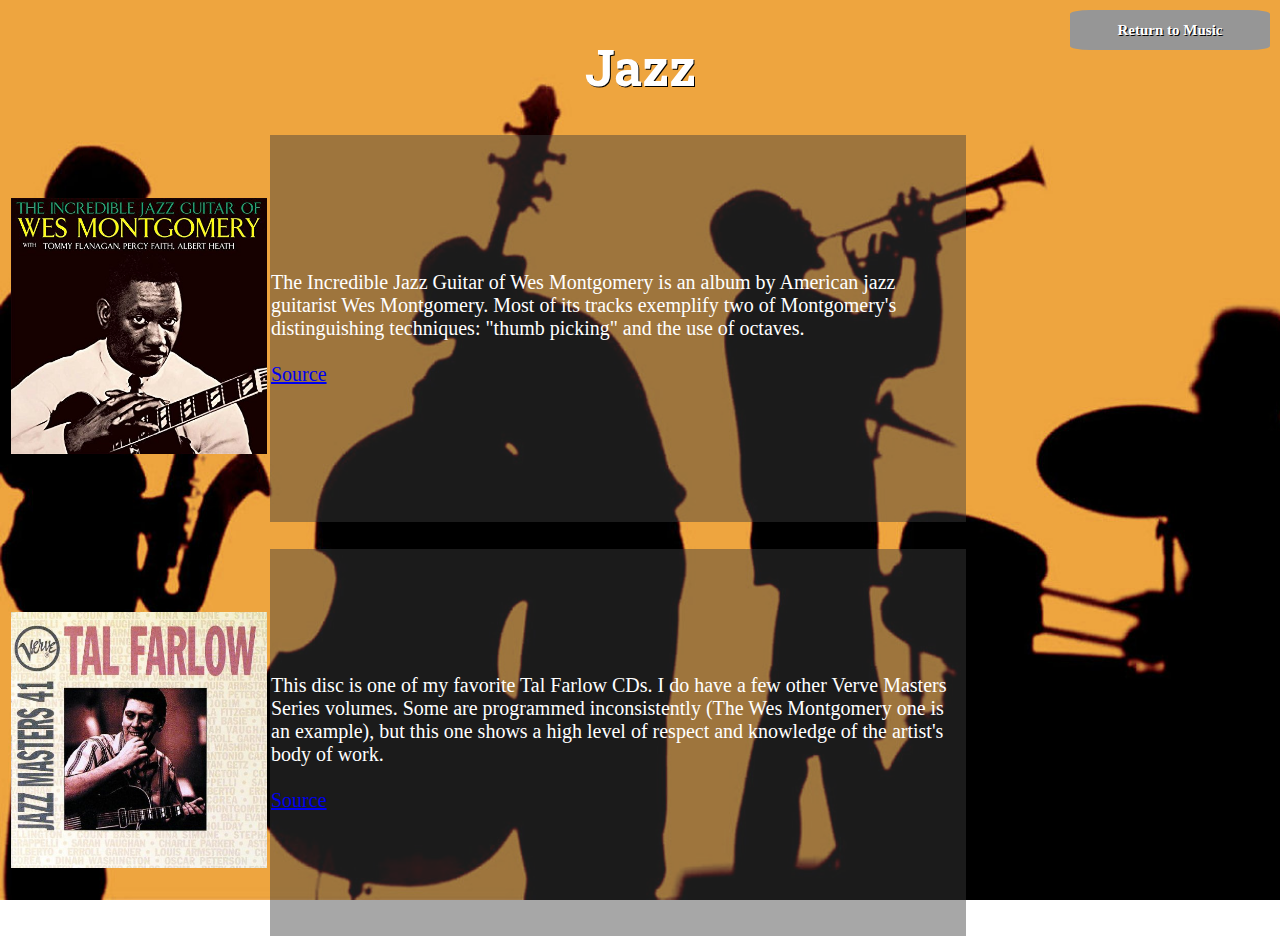
<file: music/jazz.html>
<!DOCTYPE html>
<html lang="en" dir="ltr">
  <head>
    <meta charset="utf-8">
    <title>Jazz</title>
    <link rel="stylesheet" href="../css/music.css">
    <link href="https://fonts.googleapis.com/css?family=Roboto+Slab&display=swap" rel="stylesheet">
    <style media="screen">
      body {
        background-image: url(../images/jazz.jpg);
      }
    </style>
  </head>
  <body>
    <a href="../music.html"><div class="hub">
      <h2>Return to Music</h2>
    </div></a>
    <h1>Jazz</h1>
    <table>
      <tr>
        <th><img src="../images/jazzguitar.jpg" alt="Incredible Jazz Guitar"></th>
        <td class="text">The Incredible Jazz Guitar of Wes Montgomery is an album by American jazz guitarist Wes Montgomery. Most of its tracks exemplify two of Montgomery's distinguishing techniques: "thumb picking" and the use of octaves. <br><br><a href="https://en.wikipedia.org/wiki/The_Incredible_Jazz_Guitar_of_Wes_Montgomery" target="_blank">Source</a></td>
        <td><iframe src="https://open.spotify.com/embed/album/1junpO1JYOvWEcWOIt5PpP" width="300" height="380" frameborder="0" allowtransparency="true" allow="encrypted-media"></iframe></td>
      </tr>
    </table>
    <br>
    <table>
      <tr>
        <th><img src="../images/talfarlow.jpg" alt="Verve Jazz Masters 41"></th>
        <td class="text">This disc is one of my favorite Tal Farlow CDs. I do have a few other Verve Masters Series volumes. Some are programmed inconsistently (The Wes Montgomery one is an example), but this one shows a high level of respect and knowledge of the artist's body of work.<br><br> <a href="https://www.jazzguitar.com/features/talcd.html" target="_blank">Source</a></td>
        <td><iframe src="https://open.spotify.com/embed/album/3s1NyCyNpsGKgUZncxwvyi" width="300" height="380" frameborder="0" allowtransparency="true" allow="encrypted-media"></iframe></td>
      </tr>
    </table>
  </body>
</html>
</file>
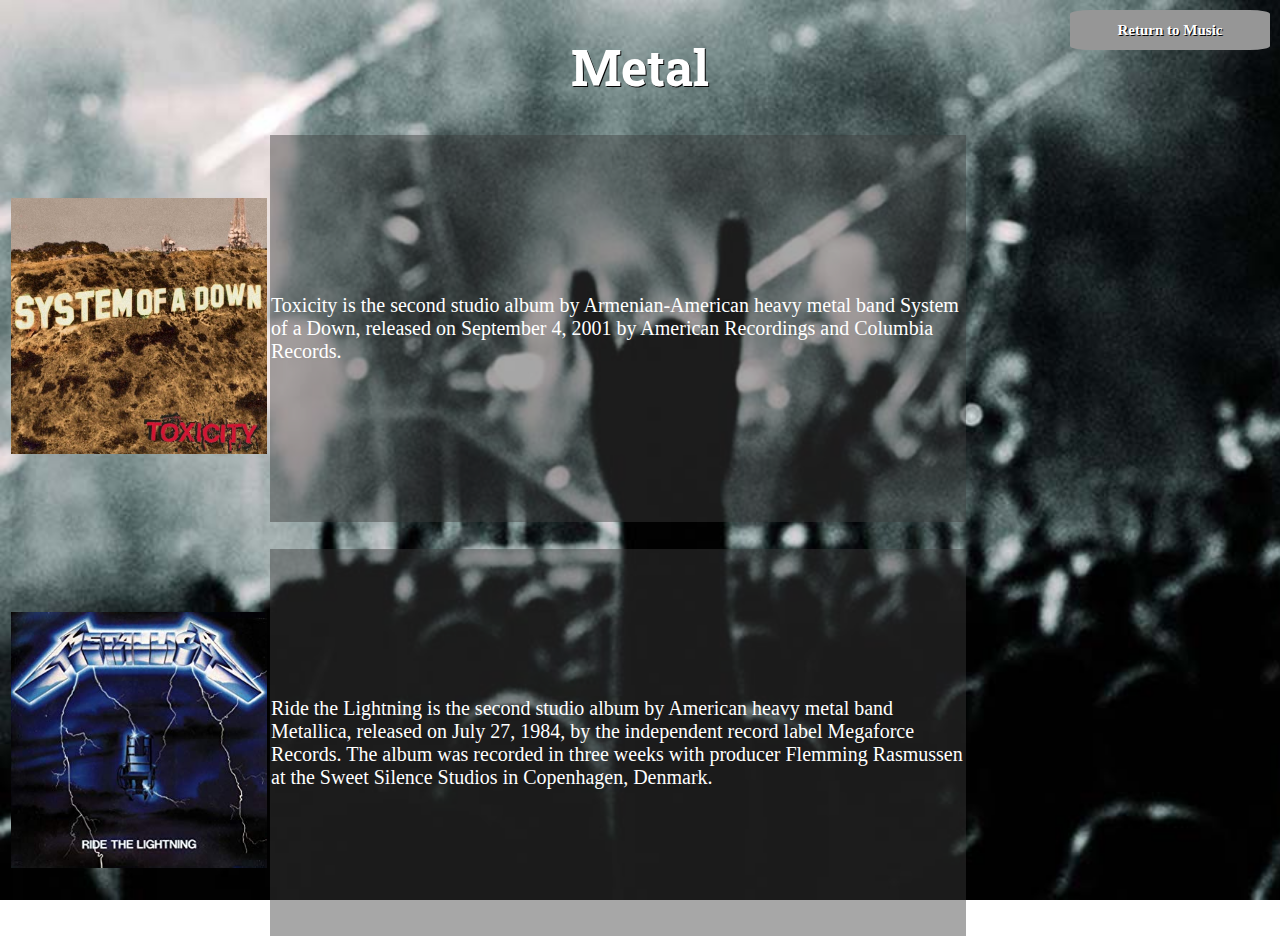
<file: music/metal.html>
<!DOCTYPE html>
<html lang="en" dir="ltr">
  <head>
    <meta charset="utf-8">
    <title>Metal</title>
    <link rel="stylesheet" href="../css/music.css">
    <link href="https://fonts.googleapis.com/css?family=Roboto+Slab&display=swap" rel="stylesheet">
    <style media="screen">
      body {
        background-image: url(../images/metal.jpg)
      }
    </style>
  </head>
  <body>
    <a href="../music.html"><div class="hub">
      <h2>Return to Music</h2>
    </div></a>
    <h1>Metal</h1>
    <table>
      <tr>
        <th><img src="../images/toxicity.jpg" alt="Toxicity"></th>
        <td class="text">Toxicity is the second studio album by Armenian-American heavy metal band System of a Down, released on September 4, 2001 by American Recordings and Columbia Records.</td>
        <td><iframe src="https://open.spotify.com/embed/album/6jWde94ln40epKIQCd8XUh" width="300" height="380" frameborder="0" allowtransparency="true" allow="encrypted-media"></iframe></td>
      </tr>
    </table>
    <br>
    <table>
      <tr>
        <th><img src="../images/ridethelightning.jpg" alt="Ride The Lightning"></th>
        <td class="text">Ride the Lightning is the second studio album by American heavy metal band Metallica, released on July 27, 1984, by the independent record label Megaforce Records. The album was recorded in three weeks with producer Flemming Rasmussen at the Sweet Silence Studios in Copenhagen, Denmark.</td>
        <td><iframe src="https://open.spotify.com/embed/album/2omIeSJEGQeKHPOpiXgfkr" width="300" height="380" frameborder="0" allowtransparency="true" allow="encrypted-media"></iframe></td>
      </tr>
    </table>
  </body>
</html>
</file>
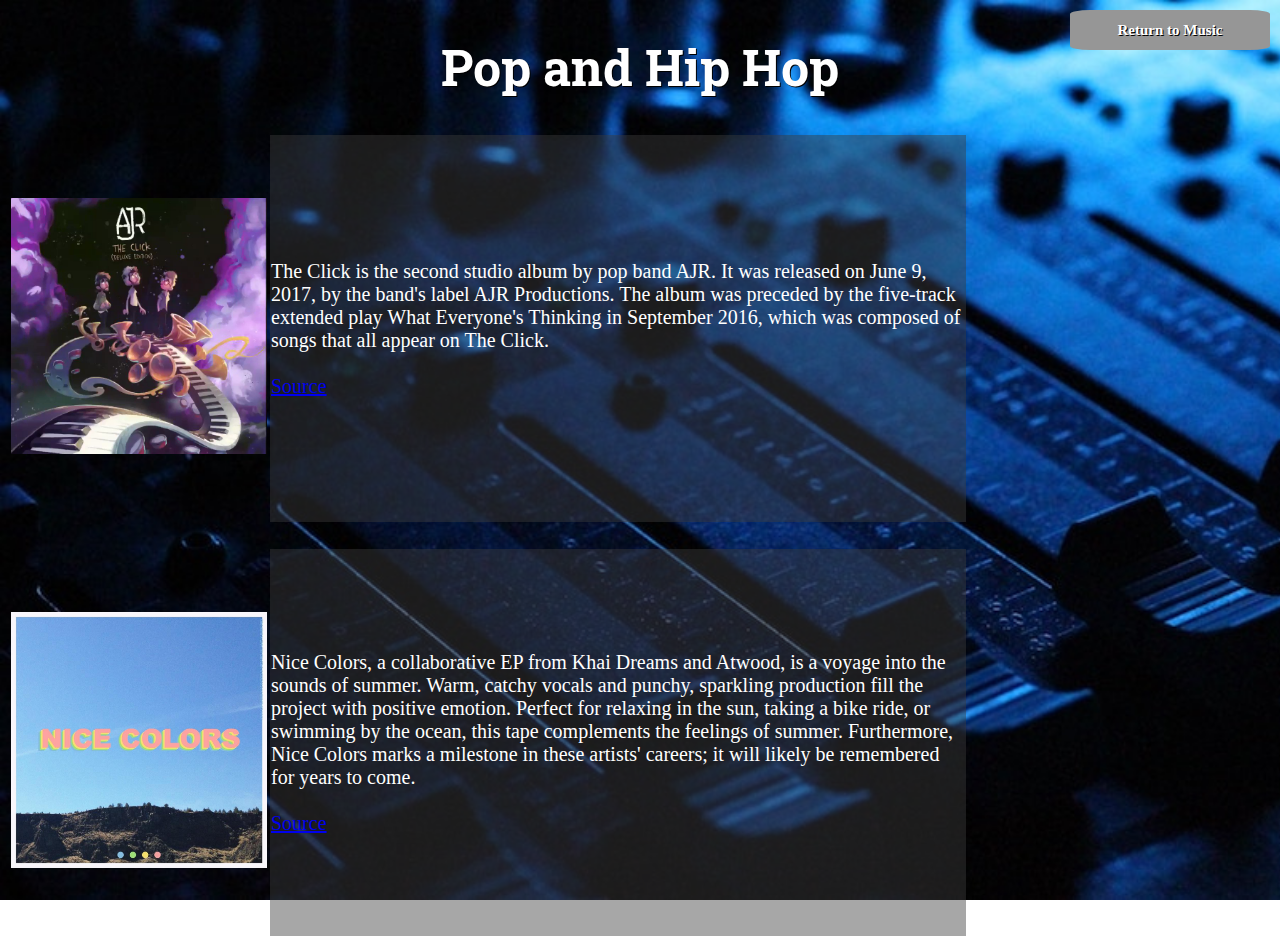
<file: music/pop_and_hip_hop.html>
<!DOCTYPE html>
<html lang="en" dir="ltr">
  <head>
    <meta charset="utf-8">
    <title>Pop and Hip Hop</title>
    <link rel="stylesheet" href="../css/music.css">
    <link href="https://fonts.googleapis.com/css?family=Roboto+Slab&display=swap" rel="stylesheet">
    <style media="screen">
      body {
        background-image: url(../images/pop.jpg);
      }
    </style>
  </head>
  <body>
    <a href="../music.html"><div class="hub">
      <h2>Return to Music</h2>
    </div></a>
    <h1>Pop and Hip Hop</h1>
    <table>
      <tr>
        <th><img src="../images/theclick.jpg" alt="The Click"></th>
        <td class="text">The Click is the second studio album by pop band AJR. It was released on June 9, 2017, by the band's label AJR Productions. The album was preceded by the five-track extended play What Everyone's Thinking in September 2016, which was composed of songs that all appear on The Click. <br><br><a href="https://en.wikipedia.org/wiki/The_Click_(album)" target="_blank">Source</a></td>
        <td><iframe src="https://open.spotify.com/embed/album/51iPchT1rPmDNT5FYGoPn5" width="300" height="380" frameborder="0" allowtransparency="true" allow="encrypted-media"></iframe></td>
      </tr>
    </table>
    <br>
    <table>
      <tr>
        <th><img src="../images/nicecolors.jpg" alt="Ride The Lightning"></th>
        <td class="text">Nice Colors, a collaborative EP from Khai Dreams and Atwood, is a voyage into the sounds of summer. Warm, catchy vocals and punchy, sparkling production fill the project with positive emotion. Perfect for relaxing in the sun, taking a bike ride, or swimming by the ocean, this tape complements the feelings of summer. Furthermore, Nice Colors marks a milestone in these artists' careers; it will likely be remembered for years to come.<br><br> <a href="https://www.unitedcommonrecords.com/interviews-blog/2018/5/21/nice-colors-khai-dreams-atwood" target="_blank">Source</a></td>
        <td><iframe src="https://open.spotify.com/embed/album/1jt1QnxmTsGnQVZIVlDtRT" width="300" height="380" frameborder="0" allowtransparency="true" allow="encrypted-media"></iframe></td>
      </tr>
    </table>
  </body>
</html>
</file>
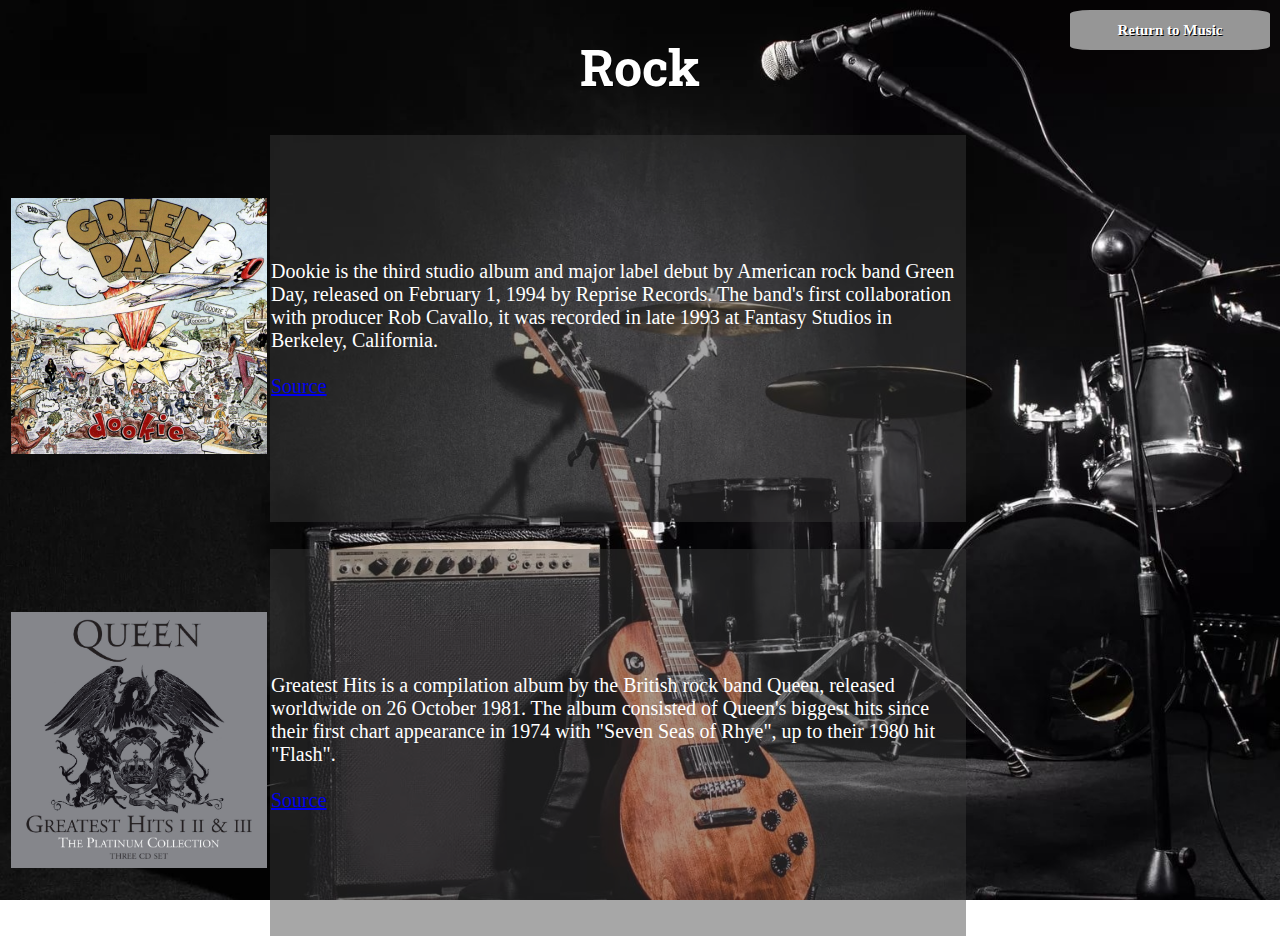
<file: music/rock.html>
<!DOCTYPE html>
<html lang="en" dir="ltr">
  <head>
    <meta charset="utf-8">
    <title>Rock</title>
    <link rel="stylesheet" href="../css/music.css">
    <link href="https://fonts.googleapis.com/css?family=Roboto+Slab&display=swap" rel="stylesheet">
    <style media="screen">
      body {
        background-image: url(../images/rock.jpg);
      }
    </style>
  </head>
  <body>
    <a href="../music.html"><div class="hub">
      <h2>Return to Music</h2>
    </div></a>
    <h1>Rock</h1>
    <table>
      <tr>
        <th><img src="../images/dookie.jpg" alt="Dookie"> </th>
        <td class="text">Dookie is the third studio album and major label debut by American rock band Green Day, released on February 1, 1994 by Reprise Records. The band's first collaboration with producer Rob Cavallo, it was recorded in late 1993 at Fantasy Studios in Berkeley, California. <br><br><a href="https://en.wikipedia.org/wiki/Dookie">Source</a></td>
        <td><iframe src="https://open.spotify.com/embed/album/4uG8q3GPuWHQlRbswMIRS6" width="300" height="380" frameborder="0" allowtransparency="true" allow="encrypted-media"></iframe></td>
      </tr>
    </table>
    <br>
    <table>
      <tr>
        <th><img src="../images/queen.jpg" alt="Queen"></th>
        <td class="text">Greatest Hits is a compilation album by the British rock band Queen, released worldwide on 26 October 1981. The album consisted of Queen's biggest hits since their first chart appearance in 1974 with "Seven Seas of Rhye", up to their 1980 hit "Flash". <br><br><a href="https://en.wikipedia.org/wiki/The_Platinum_Collection_(Queen_album)" target="_blank">Source</a></td>
        <td><iframe src="https://open.spotify.com/embed/album/60Yx1xATvlWpAMzsBMMTSE" width="300" height="380" frameborder="0" allowtransparency="true" allow="encrypted-media"></iframe></td>
      </tr>
    </table>
  </body>
</html>
</file>
<file: css/layout.css>
body { /* Base Background Settings */
  background-color: #19529C;
  background-repeat: no-repeat;
  background-size: cover;
  background-attachment: fixed;
}
iframe { /*Give frames an outline*/
  outline: 5px solid black;
}
.works { /*Sets width for best work*/
  width: 90%;
}
.music { /*Sets distance for music*/
  width: 100%;
}
.centered { /*Centers text*/
  text-align: center;
}
h1 { /*Sets titles settings*/
  text-align: center;
  font-size: 50px;
  color: #DC143C;
  text-shadow: 2px 2px 4px #000000;
  font-family: 'Montserrat';
}
td { /* Sets music titles background*/
  background-color: white;
  outline: black;
  font-size: 20px;
}
.subhead { /*Changes the subheading*/
  color: #F0E68C;
  text-align: center;
  font-size: 35px;
  text-shadow: 2px 2px 4px #000000;
  font-family: 'Montserrat';
}
.col { /*Sets background of about me*/
  width: 70%;
  background-color: white;
  margin: auto;
}
.dent { /*Text indent*/
  text-indent: 20px;
}
.info { /* Sets history's line spacing*/
  width: 70%;
  margin: auto;
  line-height: 20px;
}
.hubpic { /* Sets home page img background*/
  width: 250px;
  height: 250px;
  outline: 3px solid #cc4018;
  line-height: 20px;
}
.centertable { /*centers tables */
  margin-left: auto;
  margin-right: auto;
}
.wide { /*Sets the wideness on home*/
    width: 80%;
}
h5 { /* Centers Citations */
  text-align: center;
}
</file>
<file: css/nav.css>
.ul-nav { /* Navigation Bar */
  list-style-type: none;
  margin: 0;
  padding: 0;
  overflow: hidden;
  background-color:  #969696;
  width: 100%;

}

.li-nav { /* Navigation Bar Position */
  float: left;
}
.li-nav a { /* Navigation Text Decoration */
  display: block;
  color: black;
  text-align: center;
  padding: 14px 16px;
  text-decoration: none;
  font-family: monospace;
}
.li-nav a:hover { /* Navigation Color Change */
  background-color: #3c3c3c;
}
</file>
<file: css/button.css>
#Btn { /* Button Design */
  display: none;
  position: fixed;
  bottom: 20px;
  right: 30px;
  z-index: 99;
  font-size: 18px;
  border: 2px solid #DC143C;
  outline: none;
  background-color: #4F6367;
  color: #EEF5DB;
  cursor: pointer;
  padding: 15px;
  border-radius: 4px;
  text-shadow: -1px 0 black, 0 1px black, 1px 0 black, 0 -1px black;
}

#Btn:hover { /* Button hover color */
  background-color: #555;
}
</file>
<file: css/resume.css>
body { /*Text color */
  color: black;
}
.resume { /*Resume Control */
  width: 70%;
  margin: auto;
  padding: 20px;
  text-align: left;
  background-color: white;
  outline: 2px solid #cc4018;
}
.head { /*Header Color */
  color: rgb(204, 64, 24);
}
h3 { /*Name font size */
  font-size: 30px;
}
h5 { /*Topic Font Size */
  font-size: 20px;
}
img { /*Image Size */
  width: 250px;
  height: 250px;
}
</file>
<file: css/starwars.css>
* {
  box-sizing: border-box;
}
.startitle { /*Title for page*/
  width:500px;
  height: 300px;
  padding: 5%;
  display: block;
  margin: auto;
}
.movie { /*Image settings*/
  width: 160px;
  height: 240px;
}
td { /* sets font size for boxes*/
  font-size: 18px;
}
/* Sets font */
body {
  font-family: Helvetica, sans-serif;
}

/* The timeline (vertical ruler) */
.timeline {
  position: relative;
  max-width: 1200px;
  margin: 0 auto;
}

/* The timeline (vertical ruler) */
.timeline::after {
  content: '';
  position: absolute;
  width: 6px;
  background-color: white;
  top: 0;
  bottom: 0;
  left: 50%;
  margin-left: -3px;
}

/* The container around content */
.container {
  padding: 10px 50px;
  position: relative;
  background-color: inherit;
  width: 50%;
}

/* Circles in the timeline */
.container::after {
  content: '';
  position: absolute;
  width: 25px;
  height: 25px;
  right: -17px;
  background-color: #61D4E8;
  border: 4px solid #2DA1E7;
  top: 15px;
  border-radius: 50%;
  z-index: 1;
}

/* Places container to the left */
.left {
  left: 0;
}

/* Places container to the right */
.right {
  left: 50%;
}

/* Arrows to the left container ( that are pointing right) */
.left::before {
  content: " ";
  height: 0;
  position: absolute;
  top: 22px;
  width: 0;
  z-index: 1;
  right: 30px;
  border: medium solid white;
  border-width: 10px 0 10px 10px;
  border-color: transparent transparent transparent white;
}

/* Arrows to the right container (that are pointing left) */
.right::before {
  content: " ";
  height: 0;
  position: absolute;
  top: 22px;
  width: 0;
  z-index: 1;
  left: 30px;
  border: medium solid white;
  border-width: 10px 10px 10px 0;
  border-color: transparent white transparent transparent;
}

/* Fixes the circle for containers on the right side */
.right::after {
  left: -16px;
}

/* The contents properties */
.content {
  padding: 20px 30px;
  background-color: white;
  position: relative;
  border-radius: 6px;
}

/* Media queries - Responsive timeline on screens less than 600px wide */
@media screen and (max-width: 600px) {
/* Place the timelime to the left */
  .timeline::after {
    left: 31px;
  }

/* Full-width containers */
  .container {
    width: 100%;
    padding-left: 70px;
    padding-right: 25px;
  }

/* Make sure that all arrows are pointing leftwards */
  .container::before {
    left: 60px;
    border: medium solid white;
    border-width: 10px 10px 10px 0;
    border-color: transparent white transparent transparent;
  }

/* Make sure all circles are at the same spot */
  .left::after, .right::after {
    left: 15px;
  }

/* Make all right containers behave like the left ones */
  .right {
    left: 0%;
  }
}
</file>
<file: css/music.css>
img { /*Image Sizes */
  width: 256px;
  height: 256px;
}
.hub { /*Return to Music at the top right */
  width: 200px;
  height: 40px;
  background-color: #969696;
  text-align: center;
  position: fixed;
  right: 10px;
  top: 10px;
  font-size: 10px;
  border-radius: 10%;
  text-decoration: none;
  color: white;
  text-shadow: 1px 1px black;
}
.hub:hover { /*Button color change on hover */
  background-color: #3c3c3c;
}
body { /*Background and text control */
  background-repeat: no-repeat;
  background-size: cover;
  background-attachment: fixed;
  font-size: 20px;
  color: white;
}
.text { /*Text Background for visibility */
  background-color: rgb(60, 60, 60, .45);
  width: 100%;
  height: 256px;
}
h1 { /*Title */
  text-align: center;
  font-size: 50px;
  font-family: 'Roboto Slab';
  text-shadow: 1px 1px black;

}
</file>
